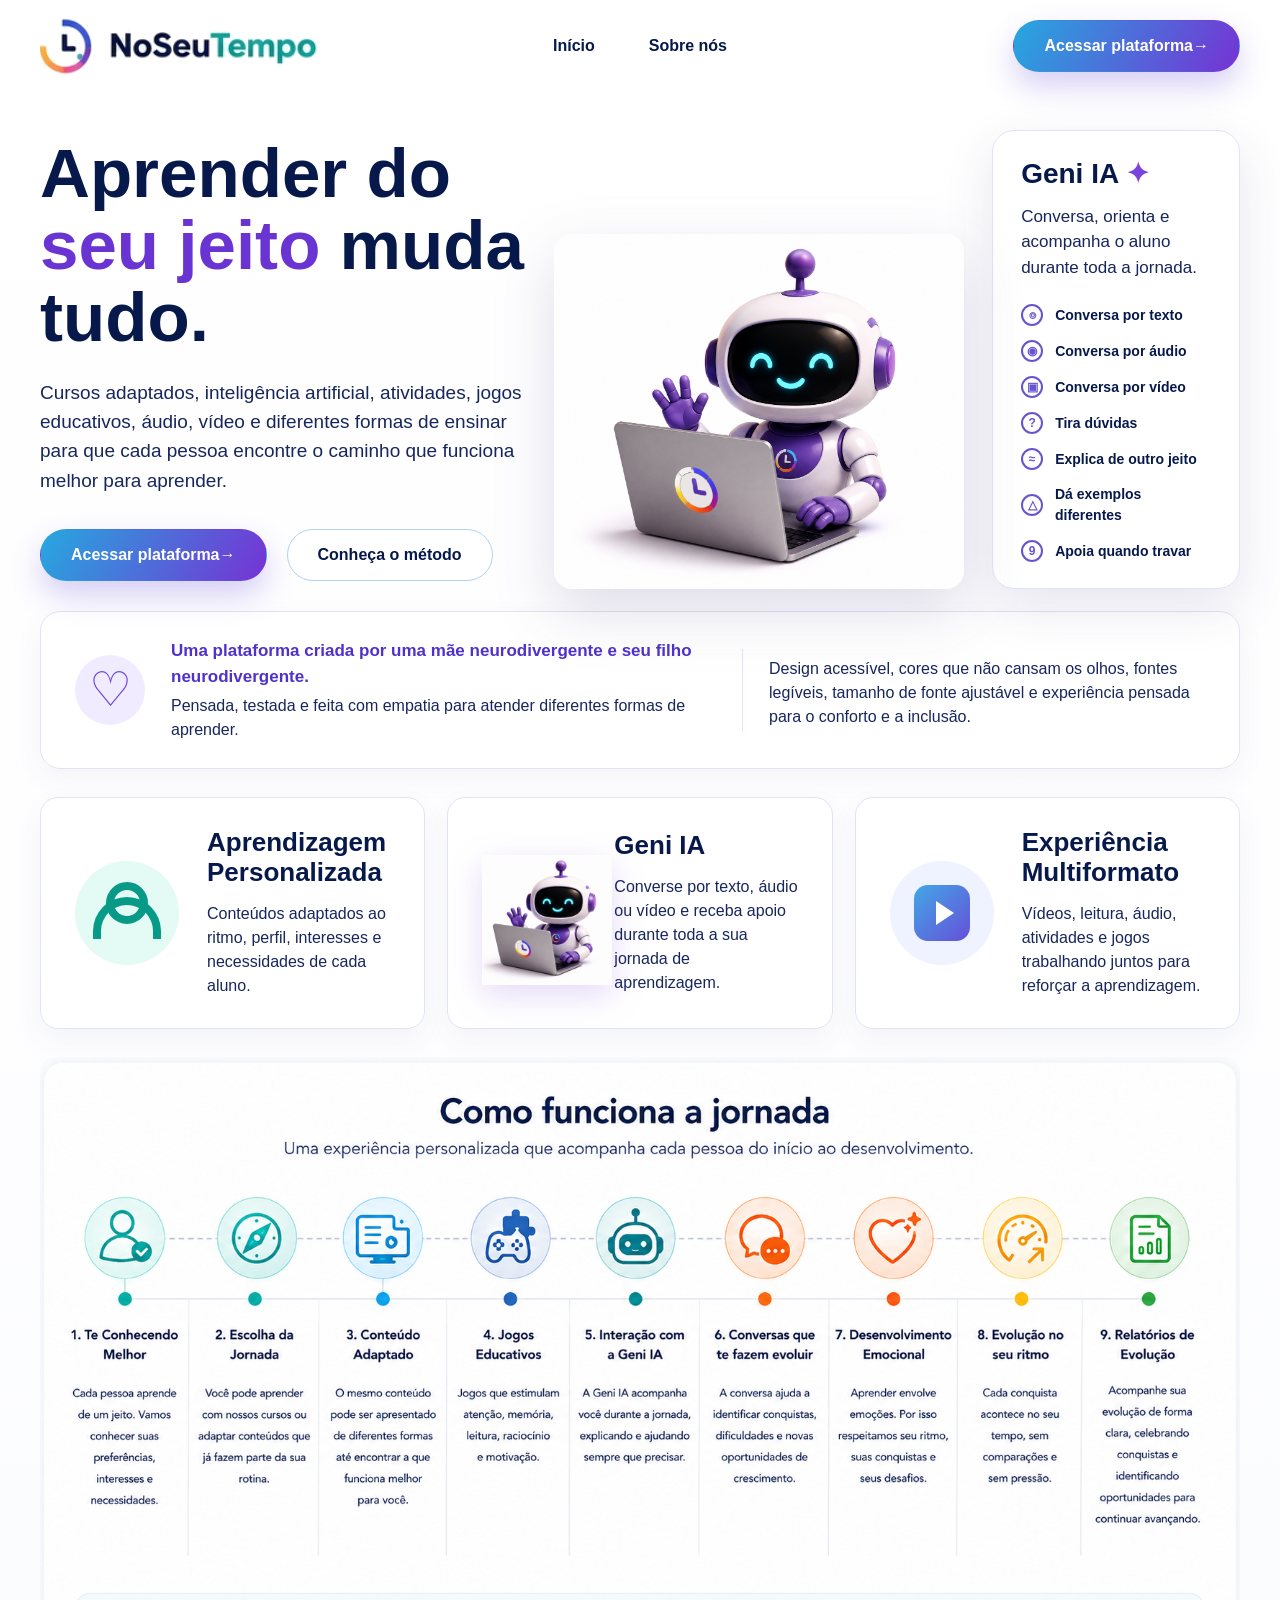
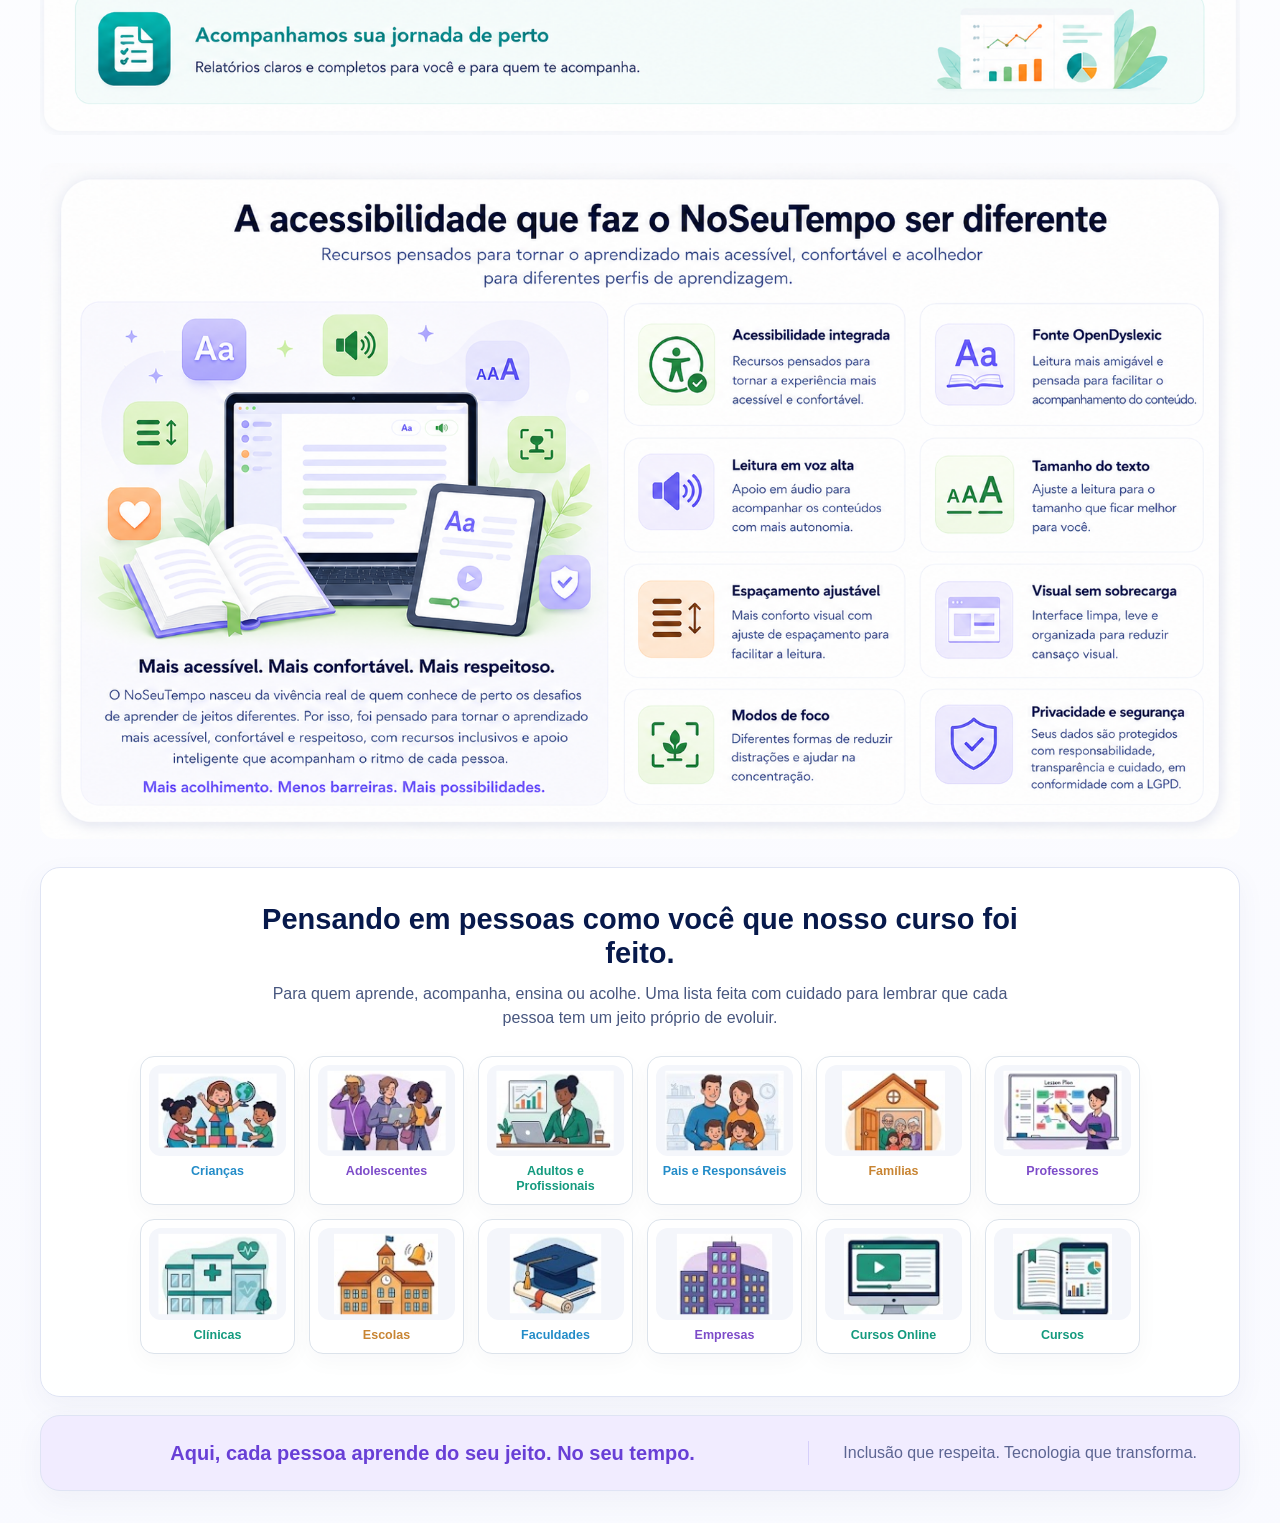
<file: index.html>
<!doctype html>
<html lang="pt-BR">
  <head>
    <meta charset="utf-8" />
    <meta name="viewport" content="width=device-width, initial-scale=1" />
    <title>NoSeuTempo — Aprender do seu jeito muda tudo</title>
    <meta name="description" content="Plataforma de aprendizagem adaptativa e inclusiva. Cursos adaptados, Geni IA, jogos, áudio e vídeo para cada pessoa aprender no seu ritmo." />
    <link rel="stylesheet" href="home-v3.css?v=7" />
  </head>
  <body>
    <header class="site-header">
      <a class="brand" href="index.html" aria-label="NoSeuTempo">
        <img src="assets/home/logo.png?v=2" alt="NoSeuTempo" />
      </a>

      <nav class="main-nav" aria-label="Navegação principal">
        <a href="#inicio">Início</a>
        <a href="sobrenos.html">Sobre nós</a>
      </nav>

      <a class="button button-primary" href="plataforma.html">Acessar plataforma <span aria-hidden="true">→</span></a>
    </header>

    <main id="inicio">
      <section class="hero" aria-labelledby="hero-title">
        <div class="hero-copy">
          <h1 id="hero-title">Aprender do <span>seu jeito</span> muda tudo.</h1>
          <p>
            Cursos adaptados, inteligência artificial, atividades, jogos educativos,
            áudio, vídeo e diferentes formas de ensinar para que cada pessoa encontre
            o caminho que funciona melhor para aprender.
          </p>

          <div class="hero-actions">
            <a class="button button-primary" href="plataforma.html">Acessar plataforma <span aria-hidden="true">→</span></a>
            <a class="button button-secondary" href="#jornada">Conheça o método</a>
          </div>
        </div>

        <div class="hero-visual" aria-label="Geni IA acompanhando a jornada de aprendizagem">
          <img src="assets/home/geni-tela-inicial.png" alt="Geni IA com notebook" />
        </div>

        <aside class="geni-card" aria-labelledby="geni-title">
          <h2 id="geni-title">Geni IA <span aria-hidden="true">✦</span></h2>
          <p>Conversa, orienta e acompanha o aluno durante toda a jornada.</p>
          <ul>
            <li><span>⌾</span> Conversa por texto</li>
            <li><span>◉</span> Conversa por áudio</li>
            <li><span>▣</span> Conversa por vídeo</li>
            <li><span>?</span> Tira dúvidas</li>
            <li><span>≈</span> Explica de outro jeito</li>
            <li><span>△</span> Dá exemplos diferentes</li>
            <li><span>9</span> Apoia quando travar</li>
          </ul>
        </aside>
      </section>

      <section class="belief-strip" aria-label="Princípios do NoSeuTempo">
        <div class="heart-icon" aria-hidden="true">♡</div>
        <div>
          <strong>Uma plataforma criada por uma mãe neurodivergente e seu filho neurodivergente.</strong>
          <p>Pensada, testada e feita com empatia para atender diferentes formas de aprender.</p>
        </div>
        <div class="belief-divider" aria-hidden="true"></div>
        <p>
          Design acessível, cores que não cansam os olhos, fontes legíveis, tamanho de
          fonte ajustável e experiência pensada para o conforto e a inclusão.
        </p>
      </section>

      <section class="feature-grid" aria-label="Destaques da plataforma">
        <article class="feature-card">
          <div class="feature-icon person-icon" aria-hidden="true"></div>
          <div>
            <h2>Aprendizagem Personalizada</h2>
            <p>Conteúdos adaptados ao ritmo, perfil, interesses e necessidades de cada aluno.</p>
          </div>
        </article>

        <article class="feature-card">
          <div class="feature-icon robot-icon" aria-hidden="true">
            <img src="assets/home/geni-hero.png" alt="" />
          </div>
          <div>
            <h2>Geni IA</h2>
            <p>Converse por texto, áudio ou vídeo e receba apoio durante toda a sua jornada de aprendizagem.</p>
          </div>
        </article>

        <article class="feature-card">
          <div class="feature-icon play-icon" aria-hidden="true"></div>
          <div>
            <h2>Experiência Multiformato</h2>
            <p>Vídeos, leitura, áudio, atividades e jogos trabalhando juntos para reforçar a aprendizagem.</p>
          </div>
        </article>
      </section>

      <section class="acc-v2" id="jornada" aria-labelledby="journey-title">
        <h2 id="journey-title" style="position:absolute;width:1px;height:1px;padding:0;margin:-1px;overflow:hidden;clip:rect(0 0 0 0);white-space:nowrap;border:0;">Como funciona a jornada</h2>
        <img class="acc-img" src="assets/home/jornada.png?v=2" alt="Como funciona a jornada — uma experiência personalizada que acompanha cada pessoa do início ao desenvolvimento. Etapas: Te Conhecendo Melhor, Escolha da Jornada, Conteúdo Adaptado, Jogos Educativos, Interação com a Geni IA, Conversas que te fazem evoluir, Desenvolvimento Emocional, Evolução no seu ritmo e Relatórios de Evolução. Acompanhamos sua jornada de perto com relatórios claros e completos." />
      </section>

      <section class="acc-v2" id="acessibilidade" aria-labelledby="a11y-title">
        <h2 id="a11y-title" style="position:absolute;width:1px;height:1px;padding:0;margin:-1px;overflow:hidden;clip:rect(0 0 0 0);white-space:nowrap;border:0;">A acessibilidade que faz o NoSeuTempo ser diferente</h2>
        <img class="acc-img" src="assets/home/acessibilidade-diferente.png?v=1" alt="A acessibilidade que faz o NoSeuTempo ser diferente. Recursos pensados para tornar o aprendizado mais acessível, confortável e acolhedor para diferentes perfis de aprendizagem: Acessibilidade integrada, Fonte OpenDyslexic, Leitura em voz alta, Tamanho do texto, Espaçamento ajustável, Visual sem sobrecarga, Modos de foco, e Privacidade e segurança." />
      </section>

      <section class="empathy-list" aria-labelledby="empathy-title">
        <div class="empathy-heading">
          <h2 id="empathy-title">Pensando em pessoas como você que nosso curso foi feito.</h2>
          <p>
            Para quem aprende, acompanha, ensina ou acolhe. Uma lista feita com cuidado
            para lembrar que cada pessoa tem um jeito próprio de evoluir.
          </p>
        </div>

        <div class="empathy-grid persona-grid">
          <article class="empathy-card blue">
            <img class="persona-img" src="assets/personas/criancas.png" alt="" loading="lazy" />
            <strong>Crianças</strong>
          </article>
          <article class="empathy-card purple">
            <img class="persona-img" src="assets/personas/adolescentes.png" alt="" loading="lazy" />
            <strong>Adolescentes</strong>
          </article>
          <article class="empathy-card teal">
            <img class="persona-img" src="assets/personas/adultos-profissionais.png" alt="" loading="lazy" />
            <strong>Adultos e Profissionais</strong>
          </article>
          <article class="empathy-card blue">
            <img class="persona-img" src="assets/personas/pais-responsaveis.png" alt="" loading="lazy" />
            <strong>Pais e Responsáveis</strong>
          </article>
          <article class="empathy-card orange">
            <img class="persona-img" src="assets/personas/familias.png" alt="" loading="lazy" />
            <strong>Famílias</strong>
          </article>
          <article class="empathy-card purple">
            <img class="persona-img" src="assets/personas/professores.png" alt="" loading="lazy" />
            <strong>Professores</strong>
          </article>
          <article class="empathy-card teal">
            <img class="persona-img" src="assets/personas/clinicas.png" alt="" loading="lazy" />
            <strong>Clínicas</strong>
          </article>
          <article class="empathy-card orange">
            <img class="persona-img" src="assets/personas/escolas.png" alt="" loading="lazy" />
            <strong>Escolas</strong>
          </article>
          <article class="empathy-card blue">
            <img class="persona-img" src="assets/personas/faculdades.png" alt="" loading="lazy" />
            <strong>Faculdades</strong>
          </article>
          <article class="empathy-card purple">
            <img class="persona-img" src="assets/personas/empresas.png" alt="" loading="lazy" />
            <strong>Empresas</strong>
          </article>
          <article class="empathy-card teal">
            <img class="persona-img" src="assets/personas/cursos-online.png" alt="" loading="lazy" />
            <strong>Cursos Online</strong>
          </article>
          <article class="empathy-card teal">
            <img class="persona-img" src="assets/personas/cursos.png" alt="" loading="lazy" />
            <strong>Cursos</strong>
          </article>
        </div>
      </section>

      <footer class="closing-strip">
        <strong>Aqui, cada pessoa aprende do seu jeito. No seu tempo.</strong>
        <span>Inclusão que respeita. Tecnologia que transforma.</span>
      </footer>
    </main>
  </body>
</html>
</file>
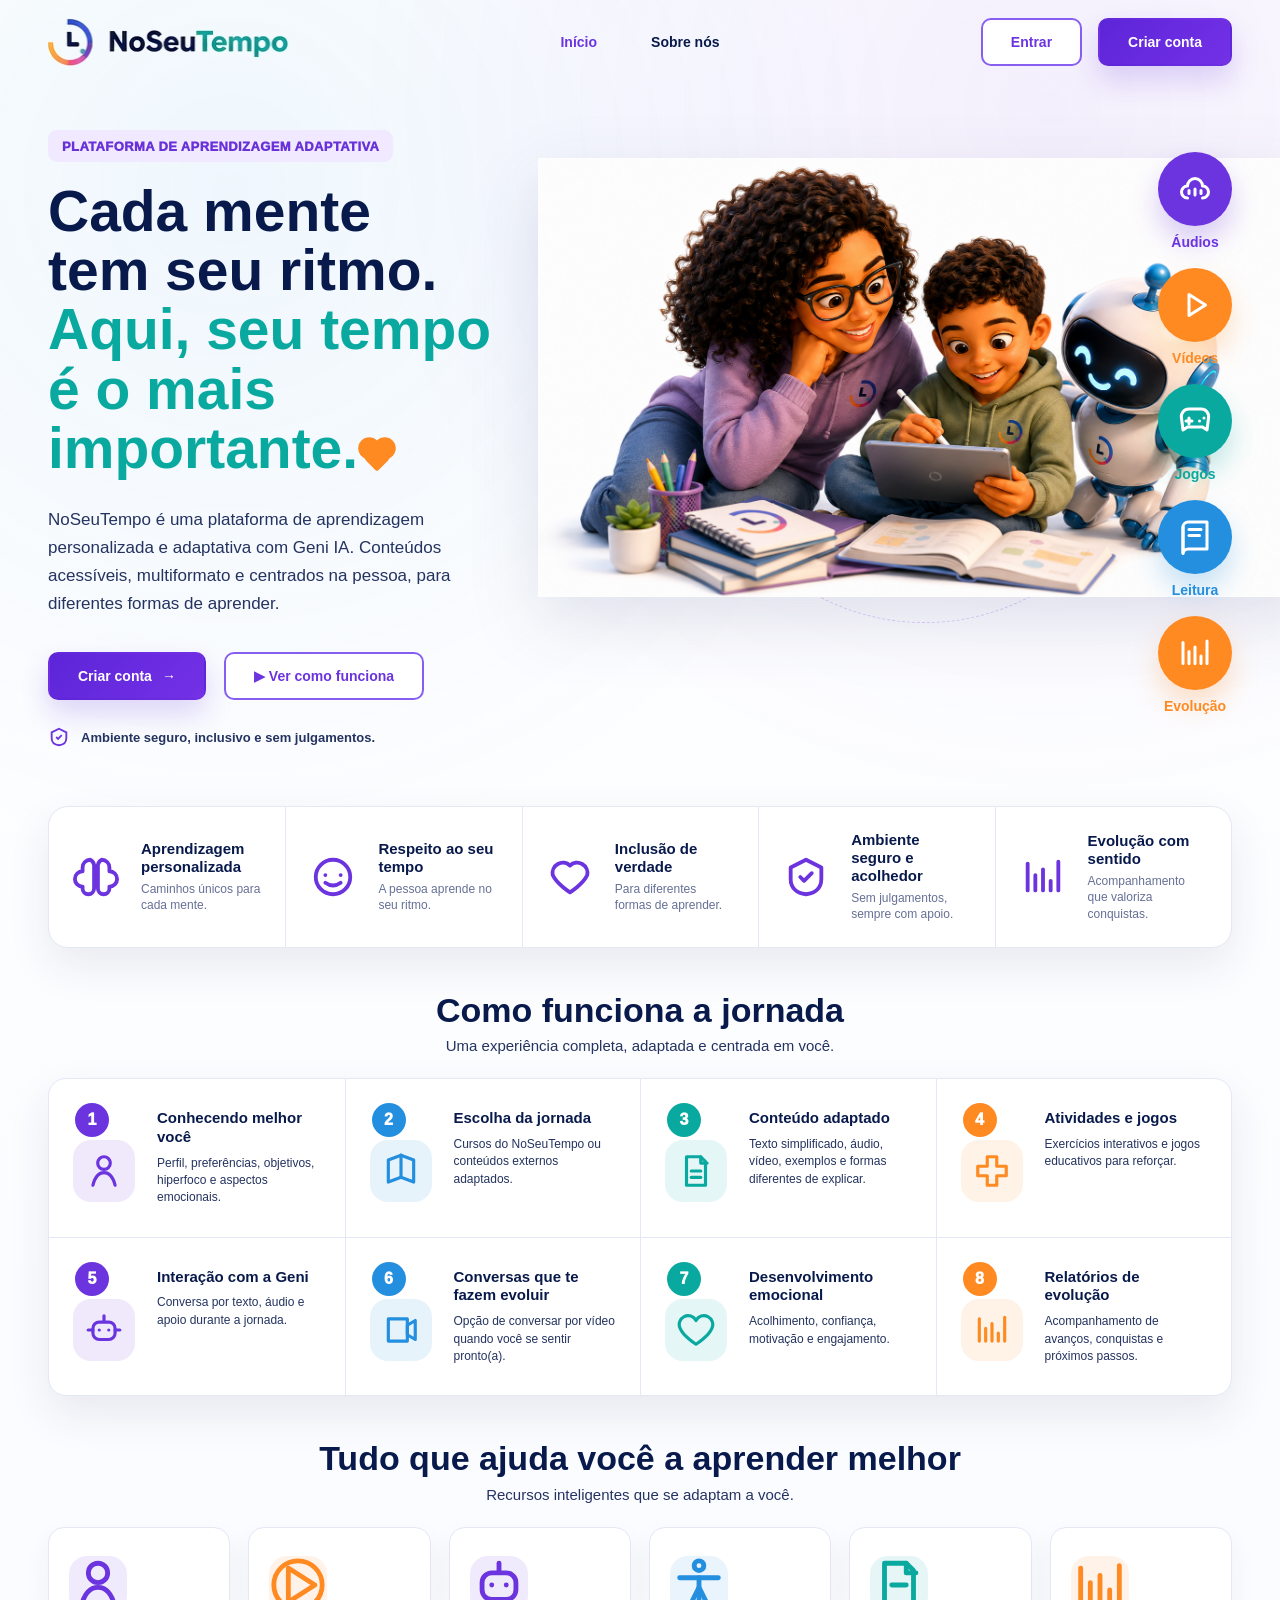
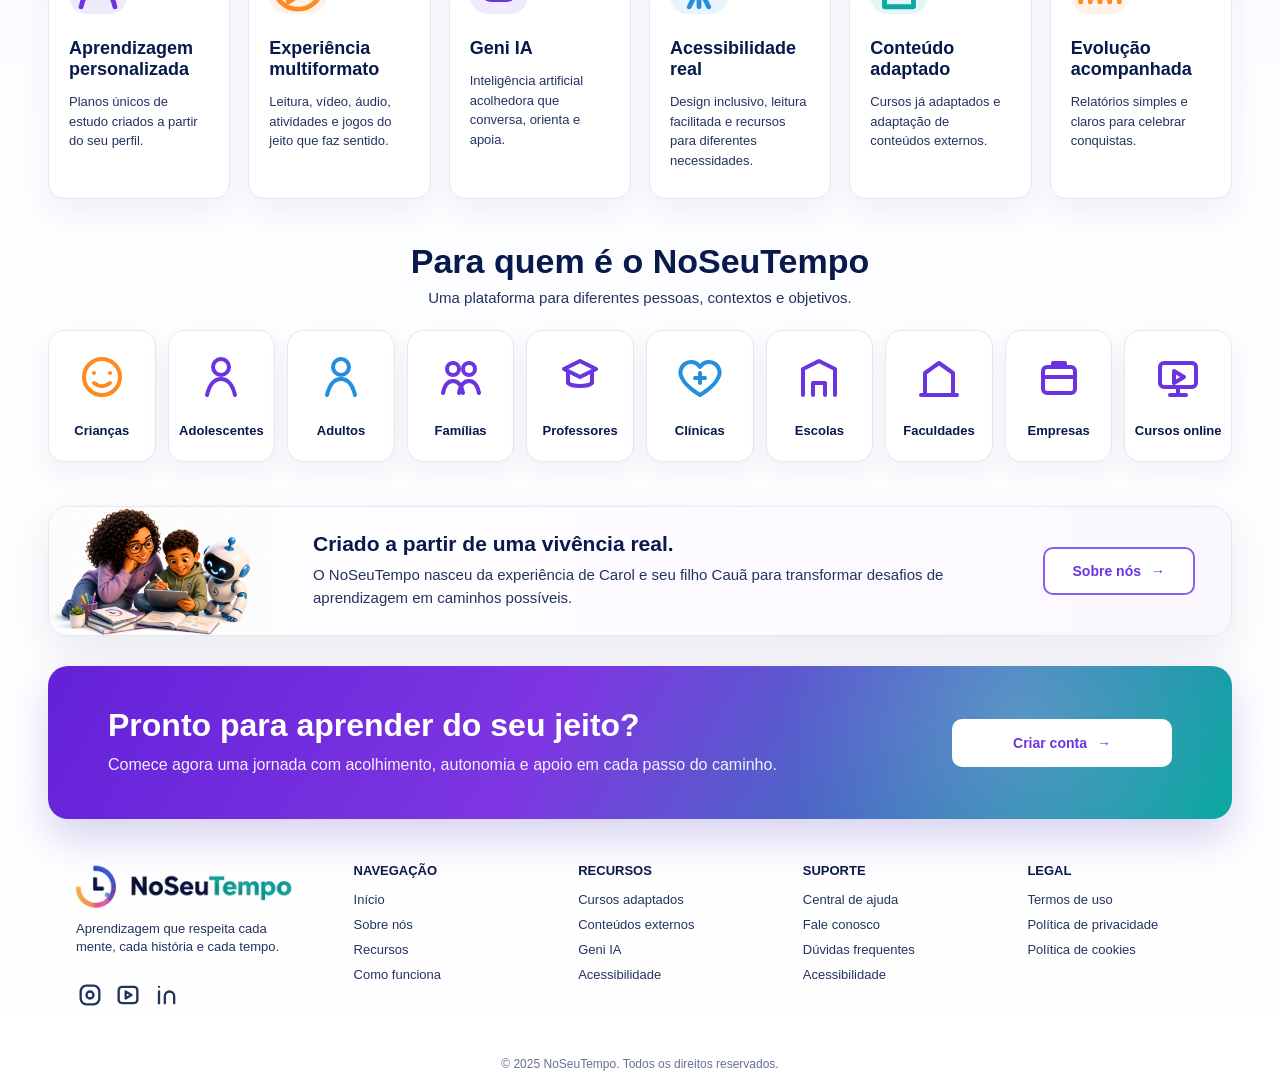
<file: home-experiencia.html>
<!doctype html>
<html lang="pt-BR">
  <head>
    <meta charset="utf-8" />
    <meta name="viewport" content="width=device-width, initial-scale=1" />
    <title>NoSeuTempo | Home pública</title>
    <meta name="description" content="NoSeuTempo é uma plataforma de aprendizagem adaptativa com Geni IA, conteúdos acessíveis e jornadas personalizadas." />
    <style>
      :root {
        --ink: #08194b;
        --text: #243360;
        --muted: #667096;
        --line: #e4e8f5;
        --panel: #ffffff;
        --purple: #6b34df;
        --purple-2: #934bff;
        --blue: #248fdf;
        --teal: #09a9a0;
        --orange: #ff8a22;
        --green: #15a86f;
        --shadow: 0 18px 44px rgba(35, 45, 94, 0.09);
      }

      * { box-sizing: border-box; }
      html { scroll-behavior: smooth; }
      body {
        margin: 0;
        overflow-x: hidden;
        color: var(--text);
        background:
          radial-gradient(circle at 18% 7%, rgba(35, 143, 223, 0.07), transparent 25%),
          radial-gradient(circle at 82% 4%, rgba(107, 52, 223, 0.08), transparent 25%),
          linear-gradient(180deg, #fff 0%, #fbfcff 55%, #fff 100%);
        font-family: Inter, "Segoe UI", Arial, sans-serif;
      }
      a { color: inherit; text-decoration: none; }
      img { display: block; max-width: 100%; }

      .wrap { width: min(1280px, calc(100% - 96px)); margin: 0 auto; }

      .header {
        display: grid;
        grid-template-columns: 1fr auto 1fr;
        align-items: center;
        min-height: 84px;
        gap: 28px;
      }
      .brand img { width: 245px; }
      .nav { display: flex; gap: 54px; justify-content: center; font-size: 14px; font-weight: 850; color: var(--ink); }
      .nav a.active { color: var(--purple); }
      .actions { display: flex; justify-content: flex-end; gap: 16px; }
      .btn {
        display: inline-flex;
        align-items: center;
        justify-content: center;
        gap: 10px;
        min-height: 48px;
        padding: 0 28px;
        border-radius: 10px;
        border: 2px solid transparent;
        font-size: 14px;
        font-weight: 900;
        white-space: nowrap;
      }
      .btn-primary { color: #fff; background: linear-gradient(135deg, #5d25d8, #7431e6); box-shadow: 0 14px 28px rgba(93, 37, 216, .18); }
      .btn-outline { color: var(--purple); background: #fff; border-color: #875ff0; }

      .hero {
        display: grid;
        grid-template-columns: minmax(390px, .82fr) minmax(560px, 1.18fr);
        gap: 28px;
        align-items: start;
        padding: 46px 0 36px;
      }
      .badge {
        display: inline-flex;
        min-height: 32px;
        align-items: center;
        padding: 0 14px;
        border-radius: 9px;
        color: #6931d8;
        background: #f0e9ff;
        font-size: 13px;
        font-weight: 950;
        letter-spacing: .03em;
        text-transform: uppercase;
      }
      .hero h1 {
        margin: 20px 0 0;
        color: var(--ink);
        font-size: clamp(44px, 4.45vw, 64px);
        line-height: 1.04;
        letter-spacing: 0;
      }
      .hero h1 span { color: var(--teal); }
      .heart {
        display: inline-block;
        width: 22px;
        height: 22px;
        margin-left: 8px;
        border-radius: 7px 7px 2px 7px;
        background: var(--orange);
        transform: rotate(45deg);
        vertical-align: 0.02em;
      }
      .heart::before, .heart::after {
        position: absolute;
        content: "";
        width: 22px;
        height: 22px;
        border-radius: 50%;
        background: var(--orange);
      }
      .heart::before { left: -11px; top: 0; }
      .heart::after { left: 0; top: -11px; }
      .hero p {
        max-width: 530px;
        margin: 28px 0 0;
        color: var(--text);
        font-size: 17px;
        line-height: 1.65;
      }
      .hero-actions { display: flex; gap: 18px; margin-top: 34px; }
      .safe-note {
        display: flex;
        align-items: center;
        gap: 11px;
        margin-top: 26px;
        color: var(--text);
        font-size: 13px;
        font-weight: 850;
      }
      .safe-note svg { width: 22px; height: 22px; color: var(--purple); fill: none; stroke: currentColor; stroke-width: 2; }

      .hero-art {
        position: relative;
        min-height: 560px;
      }
      .family-hero {
        position: absolute;
        left: -12px;
        top: 28px;
        z-index: 2;
        width: 780px;
        max-width: none;
        filter: drop-shadow(0 24px 34px rgba(36, 42, 96, .12));
      }
      .hero-ring {
        position: absolute;
        z-index: 1;
        right: 80px;
        top: 38px;
        width: 455px;
        height: 455px;
        border: 1px dashed rgba(107, 52, 223, .22);
        border-radius: 50%;
        background: radial-gradient(circle, rgba(126, 87, 226, .08), transparent 62%);
      }
      .side-icons {
        position: absolute;
        right: 0;
        top: 22px;
        z-index: 4;
        display: grid;
        gap: 18px;
      }
      .side-feature {
        display: grid;
        justify-items: center;
        gap: 8px;
        color: var(--c);
        font-size: 14px;
        font-weight: 900;
      }
      .side-feature .circle {
        display: grid;
        place-items: center;
        width: 74px;
        height: 74px;
        border-radius: 50%;
        color: #fff;
        background: var(--c);
        box-shadow: 0 15px 28px color-mix(in srgb, var(--c) 25%, transparent);
      }
      .side-feature svg { width: 36px; height: 36px; fill: none; stroke: currentColor; stroke-width: 2; stroke-linecap: round; stroke-linejoin: round; }

      .value-strip {
        display: grid;
        grid-template-columns: repeat(5, 1fr);
        align-items: stretch;
        margin-top: 22px;
        border: 1px solid var(--line);
        border-radius: 20px;
        background: #fff;
        box-shadow: var(--shadow);
        overflow: hidden;
      }
      .value-item {
        display: grid;
        grid-template-columns: 54px 1fr;
        gap: 14px;
        align-items: center;
        min-height: 118px;
        padding: 24px 24px;
        border-left: 1px solid var(--line);
      }
      .value-item:first-child { border-left: 0; }
      .line-icon { width: 46px; height: 46px; color: var(--c); }
      .line-icon svg, .feature-icon svg, .audience-icon svg, .journey-icon svg, .footer-social svg {
        width: 100%; height: 100%; fill: none; stroke: currentColor; stroke-width: 2; stroke-linecap: round; stroke-linejoin: round;
      }
      .value-item strong { display: block; color: var(--ink); font-size: 15px; line-height: 1.2; }
      .value-item p { margin: 5px 0 0; color: var(--muted); font-size: 12px; line-height: 1.35; }

      .section-title { margin: 44px 0 24px; text-align: center; }
      .section-title h2 { margin: 0; color: var(--ink); font-size: 34px; line-height: 1.1; }
      .section-title p { margin: 8px 0 0; color: var(--text); font-size: 15px; }

      .journey-panel {
        display: grid;
        grid-template-columns: repeat(4, 1fr);
        border: 1px solid var(--line);
        border-radius: 18px;
        background: #fff;
        box-shadow: var(--shadow);
        overflow: hidden;
      }
      .journey-step {
        position: relative;
        display: grid;
        grid-template-columns: 68px 1fr;
        gap: 16px;
        min-height: 154px;
        padding: 30px 24px;
        border-left: 1px solid var(--line);
        border-top: 1px solid var(--line);
      }
      .journey-step:nth-child(4n+1) { border-left: 0; }
      .journey-step:nth-child(-n+4) { border-top: 0; }
      .num {
        position: absolute;
        top: 24px;
        left: 26px;
        display: grid;
        place-items: center;
        width: 34px;
        height: 34px;
        border-radius: 50%;
        color: #fff;
        background: var(--c);
        font-weight: 950;
      }
      .journey-icon {
        align-self: center;
        width: 62px;
        height: 62px;
        margin-top: 26px;
        padding: 12px;
        border-radius: 18px;
        color: var(--c);
        background: color-mix(in srgb, var(--c) 11%, #fff);
      }
      .journey-step h3 { margin: 0; color: var(--ink); font-size: 15px; line-height: 1.25; }
      .journey-step p { margin: 8px 0 0; color: var(--text); font-size: 12px; line-height: 1.45; }

      .resource-grid {
        display: grid;
        grid-template-columns: repeat(6, 1fr);
        gap: 18px;
      }
      .resource-card, .audience-card {
        border: 1px solid var(--line);
        border-radius: 16px;
        background: #fff;
        box-shadow: 0 12px 28px rgba(35, 45, 94, .06);
      }
      .resource-card {
        min-height: 250px;
        padding: 28px 20px;
      }
      .feature-icon {
        display: grid;
        place-items: center;
        width: 58px;
        height: 58px;
        border-radius: 18px;
        color: var(--c);
        background: color-mix(in srgb, var(--c) 10%, #fff);
      }
      .resource-card h3 { margin: 24px 0 0; color: var(--ink); font-size: 18px; line-height: 1.18; }
      .resource-card p { margin: 12px 0 0; color: var(--text); font-size: 13px; line-height: 1.5; }

      .audience-grid {
        display: grid;
        grid-template-columns: repeat(10, 1fr);
        gap: 12px;
      }
      .audience-card {
        display: grid;
        place-items: center;
        gap: 10px;
        min-height: 132px;
        padding: 16px 8px;
        color: var(--ink);
        text-align: center;
        font-size: 13px;
        font-weight: 900;
      }
      .audience-icon { width: 48px; height: 48px; color: var(--c); }

      .origin {
        display: grid;
        grid-template-columns: 230px 1fr auto;
        gap: 34px;
        align-items: center;
        margin-top: 44px;
        padding: 0 36px 0 0;
        border: 1px solid var(--line);
        border-radius: 20px;
        background: linear-gradient(90deg, #fff, #fbf7ff);
        box-shadow: var(--shadow);
        overflow: hidden;
      }
      .origin img { width: 230px; height: 128px; object-fit: cover; object-position: center; }
      .origin strong { display: block; color: var(--ink); font-size: 21px; }
      .origin p { max-width: 660px; margin: 8px 0 0; color: var(--text); font-size: 15px; line-height: 1.5; }

      .cta {
        display: grid;
        grid-template-columns: 1fr auto;
        align-items: center;
        gap: 26px;
        margin-top: 30px;
        padding: 42px 60px;
        border-radius: 20px;
        color: #fff;
        background:
          radial-gradient(circle at 82% 30%, rgba(255,255,255,.18), transparent 24%),
          linear-gradient(120deg, #6321d8 0%, #7e36e2 42%, #08a9a0 100%);
        box-shadow: 0 20px 42px rgba(81, 54, 188, .22);
      }
      .cta h2 { margin: 0; font-size: 32px; line-height: 1.12; }
      .cta p { margin: 10px 0 0; font-size: 16px; line-height: 1.5; color: rgba(255,255,255,.92); }
      .cta .btn { color: var(--purple); background: #fff; border-color: #fff; min-width: 220px; }

      .footer {
        display: grid;
        grid-template-columns: 1.3fr repeat(4, 1fr);
        gap: 48px;
        padding: 44px 28px 18px;
      }
      .footer img { width: 220px; }
      .footer small { display: block; max-width: 240px; margin-top: 10px; color: var(--text); font-size: 13px; line-height: 1.45; }
      .footer h3 { margin: 0 0 14px; color: var(--ink); font-size: 13px; text-transform: uppercase; }
      .footer a, .footer span { display: block; margin-top: 10px; color: var(--text); font-size: 13px; }
      .socials { display: flex; gap: 10px; margin-top: 14px; }
      .footer-social { display: grid !important; place-items: center; width: 28px; height: 28px; color: #7b859f; }
      .copyright { grid-column: 1 / -1; color: var(--muted); text-align: center; font-size: 12px; }

      @media (max-width: 1120px) {
        .wrap { width: min(920px, calc(100% - 44px)); }
        .hero { grid-template-columns: 1fr; }
        .hero-art { min-height: 560px; }
        .value-strip { grid-template-columns: repeat(2, 1fr); }
        .value-item:nth-child(odd) { border-left: 0; }
        .journey-panel { grid-template-columns: repeat(2, 1fr); }
        .journey-step:nth-child(4n+1) { border-left: 1px solid var(--line); }
        .journey-step:nth-child(2n+1) { border-left: 0; }
        .journey-step:nth-child(-n+4) { border-top: 1px solid var(--line); }
        .journey-step:nth-child(-n+2) { border-top: 0; }
        .resource-grid { grid-template-columns: repeat(3, 1fr); }
        .audience-grid { grid-template-columns: repeat(5, 1fr); }
        .origin { grid-template-columns: 220px 1fr; padding-right: 24px; }
        .origin .btn { grid-column: 2; justify-self: start; margin-bottom: 22px; }
        .footer { grid-template-columns: repeat(2, 1fr); }
      }

      @media (max-width: 680px) {
        .wrap { width: min(350px, calc(100% - 36px)); }
        .header { grid-template-columns: 1fr auto; min-height: 78px; }
        .brand img { width: 205px; }
        .nav { display: none; }
        .actions .btn-outline { display: none; }
        .actions .btn { min-height: 42px; padding: 0 16px; }
        .hero { padding: 28px 0 34px; }
        .hero h1 { font-size: 40px; }
        .hero p { font-size: 16px; line-height: 1.58; }
        .hero-actions { flex-direction: column; }
        .hero-actions .btn { width: 100%; }
        .hero-art { min-height: 600px; }
        .family-hero { left: -20px; right: auto; bottom: 28px; width: 420px; max-width: none; }
        .hero-ring { top: 80px; right: -70px; width: 330px; height: 330px; }
        .side-icons { right: -4px; top: 20px; gap: 10px; }
        .side-feature { font-size: 11px; }
        .side-feature .circle { width: 48px; height: 48px; }
        .side-feature svg { width: 24px; height: 24px; }
        .value-strip, .journey-panel, .resource-grid, .audience-grid, .origin, .cta, .footer { grid-template-columns: 1fr; }
        .value-item, .value-item:first-child { border-left: 0; border-top: 1px solid var(--line); }
        .value-item:first-child { border-top: 0; }
        .journey-step, .journey-step:nth-child(2n+1) { border-left: 0; }
        .journey-step:nth-child(-n+2) { border-top: 1px solid var(--line); }
        .journey-step:first-child { border-top: 0; }
        .origin { padding: 0 0 24px; }
        .origin img { width: 100%; height: 170px; }
        .origin div { padding: 0 22px; }
        .origin .btn { grid-column: auto; margin: 0 22px; }
        .cta { padding: 30px 24px; }
        .cta .btn { width: 100%; min-width: 0; }
        .copyright { text-align: left; }
      }
    </style>
  </head>
  <body>
    <header class="header wrap">
      <a class="brand" href="index.html" aria-label="NoSeuTempo"><img src="assets/home/logo.png?v=2" alt="NoSeuTempo" /></a>
      <nav class="nav" aria-label="Navegação principal"><a class="active" href="#inicio">Início</a><a href="sobrenos.html">Sobre nós</a></nav>
      <div class="actions"><a class="btn btn-outline" href="plataforma.html">Entrar</a><a class="btn btn-primary" href="plataforma.html">Criar conta</a></div>
    </header>

    <main id="inicio" class="wrap">
      <section class="hero">
        <div>
          <span class="badge">Plataforma de aprendizagem adaptativa</span>
          <h1>Cada mente<br />tem seu ritmo.<br /><span>Aqui, seu tempo<br />é o mais importante.<i class="heart" aria-hidden="true"></i></span></h1>
          <p>NoSeuTempo é uma plataforma de aprendizagem personalizada e adaptativa com Geni IA. Conteúdos acessíveis, multiformato e centrados na pessoa, para diferentes formas de aprender.</p>
          <div class="hero-actions"><a class="btn btn-primary" href="plataforma.html">Criar conta <span aria-hidden="true">→</span></a><a class="btn btn-outline" href="#jornada">▶ Ver como funciona</a></div>
          <div class="safe-note"><svg viewBox="0 0 24 24"><path d="M12 3l8 4v6c0 4.8-3.2 7.4-8 8-4.8-.6-8-3.2-8-8V7l8-4z"/><path d="M9 12l2 2 4-4"/></svg>Ambiente seguro, inclusivo e sem julgamentos.</div>
        </div>

        <div class="hero-art" aria-label="Família aprendendo com a Geni">
          <div class="hero-ring"></div>
          <img class="family-hero" src="assets/home/tela-home.png" alt="Carol, Cauã e Geni estudando juntos" />
          <div class="side-icons">
            <div class="side-feature" style="--c:var(--purple)"><span class="circle"><svg viewBox="0 0 24 24"><path d="M7 18a4 4 0 0 1 0-8 5 5 0 0 1 10 0 4 4 0 0 1 0 8"/><path d="M8 15v-2"/><path d="M12 16v-4"/><path d="M16 15v-2"/></svg></span>Áudios</div>
            <div class="side-feature" style="--c:var(--orange)"><span class="circle"><svg viewBox="0 0 24 24"><path d="M8 5v14l11-7z"/></svg></span>Vídeos</div>
            <div class="side-feature" style="--c:var(--teal)"><span class="circle"><svg viewBox="0 0 24 24"><path d="M6 12h4"/><path d="M8 10v4"/><path d="M15 12h.01"/><path d="M18 10h.01"/><path d="M17 16l3 2 1-8a5 5 0 0 0-5-6H8a5 5 0 0 0-5 6l1 8 3-2z"/></svg></span>Jogos</div>
            <div class="side-feature" style="--c:var(--blue)"><span class="circle"><svg viewBox="0 0 24 24"><path d="M4 5.5A3.5 3.5 0 0 1 7.5 2H20v18H7.5A3.5 3.5 0 0 0 4 23z"/><path d="M4 5.5v17"/><path d="M8 7h8"/><path d="M8 11h7"/></svg></span>Leitura</div>
            <div class="side-feature" style="--c:var(--orange)"><span class="circle"><svg viewBox="0 0 24 24"><path d="M4 19V5"/><path d="M8 19v-8"/><path d="M12 19V8"/><path d="M16 19v-5"/><path d="M20 19V4"/></svg></span>Evolução</div>
          </div>
        </div>
      </section>

      <section class="value-strip" aria-label="Diferenciais">
        <article class="value-item" style="--c:var(--purple)"><span class="line-icon"><svg viewBox="0 0 24 24"><path d="M9 3a4 4 0 0 0-4 4v2a4 4 0 0 0 0 8v1a3 3 0 0 0 6 0V7a4 4 0 0 0-2-4z"/><path d="M15 3a4 4 0 0 1 4 4v2a4 4 0 0 1 0 8v1a3 3 0 0 1-6 0V7a4 4 0 0 1 2-4z"/></svg></span><div><strong>Aprendizagem personalizada</strong><p>Caminhos únicos para cada mente.</p></div></article>
        <article class="value-item" style="--c:var(--purple)"><span class="line-icon"><svg viewBox="0 0 24 24"><circle cx="12" cy="12" r="9"/><path d="M8 11h.01"/><path d="M16 11h.01"/><path d="M8 15c2.5 1.8 5.5 1.8 8 0"/></svg></span><div><strong>Respeito ao seu tempo</strong><p>A pessoa aprende no seu ritmo.</p></div></article>
        <article class="value-item" style="--c:var(--purple)"><span class="line-icon"><svg viewBox="0 0 24 24"><path d="M12 20s-7-4.4-9-9a5.4 5.4 0 0 1 9-5 5.4 5.4 0 0 1 9 5c-2 4.6-9 9-9 9z"/></svg></span><div><strong>Inclusão de verdade</strong><p>Para diferentes formas de aprender.</p></div></article>
        <article class="value-item" style="--c:var(--purple)"><span class="line-icon"><svg viewBox="0 0 24 24"><path d="M12 3l8 4v6c0 4.8-3.2 7.4-8 8-4.8-.6-8-3.2-8-8V7l8-4z"/><path d="M9 12l2 2 4-4"/></svg></span><div><strong>Ambiente seguro e acolhedor</strong><p>Sem julgamentos, sempre com apoio.</p></div></article>
        <article class="value-item" style="--c:var(--purple)"><span class="line-icon"><svg viewBox="0 0 24 24"><path d="M4 19V5"/><path d="M8 19v-8"/><path d="M12 19V8"/><path d="M16 19v-5"/><path d="M20 19V4"/></svg></span><div><strong>Evolução com sentido</strong><p>Acompanhamento que valoriza conquistas.</p></div></article>
      </section>

      <section id="jornada">
        <div class="section-title"><h2>Como funciona a jornada</h2><p>Uma experiência completa, adaptada e centrada em você.</p></div>
        <div class="journey-panel">
          <article class="journey-step" style="--c:var(--purple)"><span class="num">1</span><span class="journey-icon"><svg viewBox="0 0 24 24"><circle cx="12" cy="7" r="4"/><path d="M5 21c1.2-5 3.7-8 7-8s5.8 3 7 8"/></svg></span><div><h3>Conhecendo melhor você</h3><p>Perfil, preferências, objetivos, hiperfoco e aspectos emocionais.</p></div></article>
          <article class="journey-step" style="--c:var(--blue)"><span class="num">2</span><span class="journey-icon"><svg viewBox="0 0 24 24"><path d="M4 19V5l8-3 8 3v14l-8-3z"/><path d="M12 2v14"/></svg></span><div><h3>Escolha da jornada</h3><p>Cursos do NoSeuTempo ou conteúdos externos adaptados.</p></div></article>
          <article class="journey-step" style="--c:var(--teal)"><span class="num">3</span><span class="journey-icon"><svg viewBox="0 0 24 24"><path d="M6 3h9l3 3v15H6z"/><path d="M15 3v4h4"/><path d="M9 12h6"/><path d="M9 16h6"/></svg></span><div><h3>Conteúdo adaptado</h3><p>Texto simplificado, áudio, vídeo, exemplos e formas diferentes de explicar.</p></div></article>
          <article class="journey-step" style="--c:var(--orange)"><span class="num">4</span><span class="journey-icon"><svg viewBox="0 0 24 24"><path d="M9 3h6v6h6v6h-6v6H9v-6H3V9h6z"/></svg></span><div><h3>Atividades e jogos</h3><p>Exercícios interativos e jogos educativos para reforçar.</p></div></article>
          <article class="journey-step" style="--c:var(--purple)"><span class="num">5</span><span class="journey-icon"><svg viewBox="0 0 24 24"><path d="M12 3v3"/><rect x="5" y="7" width="14" height="11" rx="4"/><path d="M2 12h3"/><path d="M19 12h3"/><path d="M9 12h.01"/><path d="M15 12h.01"/></svg></span><div><h3>Interação com a Geni</h3><p>Conversa por texto, áudio e apoio durante a jornada.</p></div></article>
          <article class="journey-step" style="--c:var(--blue)"><span class="num">6</span><span class="journey-icon"><svg viewBox="0 0 24 24"><path d="M4 5h12v14H4z"/><path d="M16 9l5-3v12l-5-3z"/></svg></span><div><h3>Conversas que te fazem evoluir</h3><p>Opção de conversar por vídeo quando você se sentir pronto(a).</p></div></article>
          <article class="journey-step" style="--c:var(--teal)"><span class="num">7</span><span class="journey-icon"><svg viewBox="0 0 24 24"><path d="M12 21s-8-5-10-10a5.5 5.5 0 0 1 10-5 5.5 5.5 0 0 1 10 5c-2 5-10 10-10 10z"/></svg></span><div><h3>Desenvolvimento emocional</h3><p>Acolhimento, confiança, motivação e engajamento.</p></div></article>
          <article class="journey-step" style="--c:var(--orange)"><span class="num">8</span><span class="journey-icon"><svg viewBox="0 0 24 24"><path d="M4 19V5"/><path d="M8 19v-8"/><path d="M12 19V8"/><path d="M16 19v-5"/><path d="M20 19V4"/></svg></span><div><h3>Relatórios de evolução</h3><p>Acompanhamento de avanços, conquistas e próximos passos.</p></div></article>
        </div>
      </section>

      <section>
        <div class="section-title"><h2>Tudo que ajuda você a aprender melhor</h2><p>Recursos inteligentes que se adaptam a você.</p></div>
        <div class="resource-grid">
          <article class="resource-card" style="--c:var(--purple)"><span class="feature-icon"><svg viewBox="0 0 24 24"><circle cx="12" cy="7" r="4"/><path d="M5 21c1.2-5 3.7-8 7-8s5.8 3 7 8"/></svg></span><h3>Aprendizagem personalizada</h3><p>Planos únicos de estudo criados a partir do seu perfil.</p></article>
          <article class="resource-card" style="--c:var(--orange)"><span class="feature-icon"><svg viewBox="0 0 24 24"><path d="M8 5v14l11-7z"/><circle cx="12" cy="12" r="10"/></svg></span><h3>Experiência multiformato</h3><p>Leitura, vídeo, áudio, atividades e jogos do jeito que faz sentido.</p></article>
          <article class="resource-card" style="--c:var(--purple)"><span class="feature-icon"><svg viewBox="0 0 24 24"><path d="M12 3v3"/><rect x="5" y="7" width="14" height="11" rx="4"/><path d="M9 12h.01"/><path d="M15 12h.01"/></svg></span><h3>Geni IA</h3><p>Inteligência artificial acolhedora que conversa, orienta e apoia.</p></article>
          <article class="resource-card" style="--c:var(--blue)"><span class="feature-icon"><svg viewBox="0 0 24 24"><circle cx="12" cy="4" r="2"/><path d="M4 9h16"/><path d="M12 9v12"/><path d="M8 21l4-8 4 8"/></svg></span><h3>Acessibilidade real</h3><p>Design inclusivo, leitura facilitada e recursos para diferentes necessidades.</p></article>
          <article class="resource-card" style="--c:var(--teal)"><span class="feature-icon"><svg viewBox="0 0 24 24"><path d="M6 3h9l3 3v15H6z"/><path d="M15 3v4h4"/><path d="M9 12h6"/></svg></span><h3>Conteúdo adaptado</h3><p>Cursos já adaptados e adaptação de conteúdos externos.</p></article>
          <article class="resource-card" style="--c:var(--orange)"><span class="feature-icon"><svg viewBox="0 0 24 24"><path d="M4 19V5"/><path d="M8 19v-8"/><path d="M12 19V8"/><path d="M16 19v-5"/><path d="M20 19V4"/></svg></span><h3>Evolução acompanhada</h3><p>Relatórios simples e claros para celebrar conquistas.</p></article>
        </div>
      </section>

      <section>
        <div class="section-title"><h2>Para quem é o NoSeuTempo</h2><p>Uma plataforma para diferentes pessoas, contextos e objetivos.</p></div>
        <div class="audience-grid">
          <div class="audience-card" style="--c:var(--orange)"><span class="audience-icon"><svg viewBox="0 0 24 24"><circle cx="12" cy="12" r="9"/><path d="M8 10h.01"/><path d="M16 10h.01"/><path d="M8 15c2.5 2 5.5 2 8 0"/></svg></span>Crianças</div>
          <div class="audience-card" style="--c:var(--purple)"><span class="audience-icon"><svg viewBox="0 0 24 24"><circle cx="12" cy="7" r="4"/><path d="M5 21c1.2-5 3.7-8 7-8s5.8 3 7 8"/></svg></span>Adolescentes</div>
          <div class="audience-card" style="--c:var(--blue)"><span class="audience-icon"><svg viewBox="0 0 24 24"><circle cx="12" cy="7" r="4"/><path d="M5 21c1.2-5 3.7-8 7-8s5.8 3 7 8"/></svg></span>Adultos</div>
          <div class="audience-card" style="--c:var(--purple)"><span class="audience-icon"><svg viewBox="0 0 24 24"><circle cx="8" cy="8" r="3"/><circle cx="16" cy="8" r="3"/><path d="M3 20c.8-4 2.8-6 5-6s4.2 2 5 6"/><path d="M11 20c.8-4 2.8-6 5-6s4.2 2 5 6"/></svg></span>Famílias</div>
          <div class="audience-card" style="--c:var(--purple)"><span class="audience-icon"><svg viewBox="0 0 24 24"><path d="M4 8l8-4 8 4-8 4z"/><path d="M6 10v5c2 2 10 2 12 0v-5"/></svg></span>Professores</div>
          <div class="audience-card" style="--c:var(--blue)"><span class="audience-icon"><svg viewBox="0 0 24 24"><path d="M12 21s-7-4-9-8.5A5 5 0 0 1 12 7a5 5 0 0 1 9 5.5C19 17 12 21 12 21z"/><path d="M12 10v5"/><path d="M9.5 12.5h5"/></svg></span>Clínicas</div>
          <div class="audience-card" style="--c:var(--purple)"><span class="audience-icon"><svg viewBox="0 0 24 24"><path d="M4 21V8l8-4 8 4v13"/><path d="M9 21v-6h6v6"/></svg></span>Escolas</div>
          <div class="audience-card" style="--c:var(--purple)"><span class="audience-icon"><svg viewBox="0 0 24 24"><path d="M3 21h18"/><path d="M5 21V10l7-5 7 5v11"/></svg></span>Faculdades</div>
          <div class="audience-card" style="--c:var(--purple)"><span class="audience-icon"><svg viewBox="0 0 24 24"><rect x="4" y="7" width="16" height="13" rx="2"/><path d="M9 7V5h6v2"/><path d="M4 12h16"/></svg></span>Empresas</div>
          <div class="audience-card" style="--c:var(--purple)"><span class="audience-icon"><svg viewBox="0 0 24 24"><rect x="3" y="5" width="18" height="12" rx="2"/><path d="M8 21h8"/><path d="M12 17v4"/><path d="M10 9l5 3-5 3z"/></svg></span>Cursos online</div>
        </div>
      </section>

      <section class="origin">
        <img src="assets/home/tela-home.png" alt="Carol, Cauã e Geni" />
        <div><strong>Criado a partir de uma vivência real.</strong><p>O NoSeuTempo nasceu da experiência de Carol e seu filho Cauã para transformar desafios de aprendizagem em caminhos possíveis.</p></div>
        <a class="btn btn-outline" href="sobrenos.html">Sobre nós <span aria-hidden="true">→</span></a>
      </section>

      <section class="cta">
        <div><h2>Pronto para aprender do seu jeito?</h2><p>Comece agora uma jornada com acolhimento, autonomia e apoio em cada passo do caminho.</p></div>
        <a class="btn" href="plataforma.html">Criar conta <span aria-hidden="true">→</span></a>
      </section>
    </main>

    <footer class="footer wrap">
      <div><img src="assets/home/logo.png?v=2" alt="NoSeuTempo" /><small>Aprendizagem que respeita cada mente, cada história e cada tempo.</small><div class="socials"><a class="footer-social" href="#"><svg viewBox="0 0 24 24"><rect x="4" y="4" width="16" height="16" rx="5"/><circle cx="12" cy="12" r="3"/></svg></a><a class="footer-social" href="#"><svg viewBox="0 0 24 24"><path d="M4 8s0-3 3-3h10c3 0 3 3 3 3v8s0 3-3 3H7c-3 0-3-3-3-3z"/><path d="M10 9l5 3-5 3z"/></svg></a><a class="footer-social" href="#"><svg viewBox="0 0 24 24"><path d="M6 9v10"/><path d="M6 5v.01"/><path d="M11 19v-6a4 4 0 0 1 8 0v6"/></svg></a></div></div>
      <div><h3>Navegação</h3><a>Início</a><a>Sobre nós</a><a>Recursos</a><a>Como funciona</a></div>
      <div><h3>Recursos</h3><a>Cursos adaptados</a><a>Conteúdos externos</a><a>Geni IA</a><a>Acessibilidade</a></div>
      <div><h3>Suporte</h3><a>Central de ajuda</a><a>Fale conosco</a><a>Dúvidas frequentes</a><a>Acessibilidade</a></div>
      <div><h3>Legal</h3><a>Termos de uso</a><a>Política de privacidade</a><a>Política de cookies</a></div>
      <div class="copyright">© 2025 NoSeuTempo. Todos os direitos reservados.</div>
    </footer>
  </body>
</html>
</file>
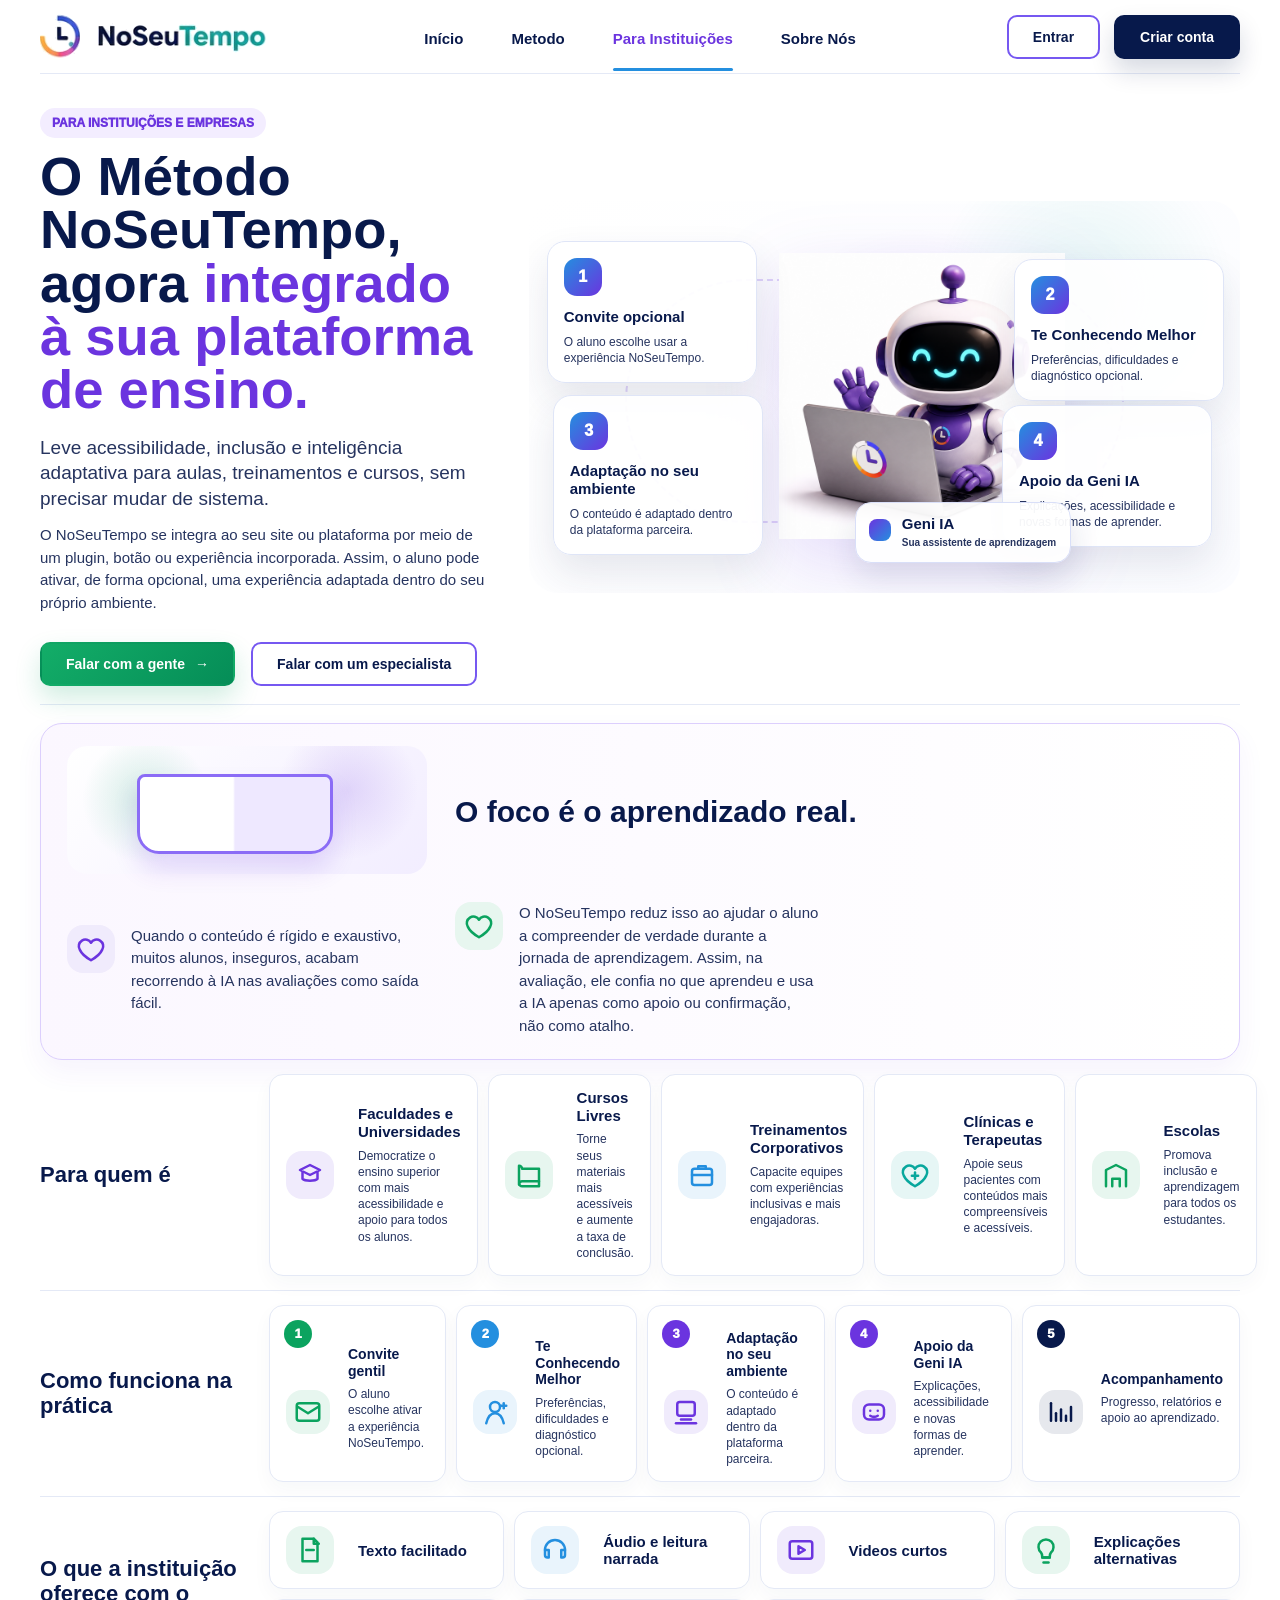
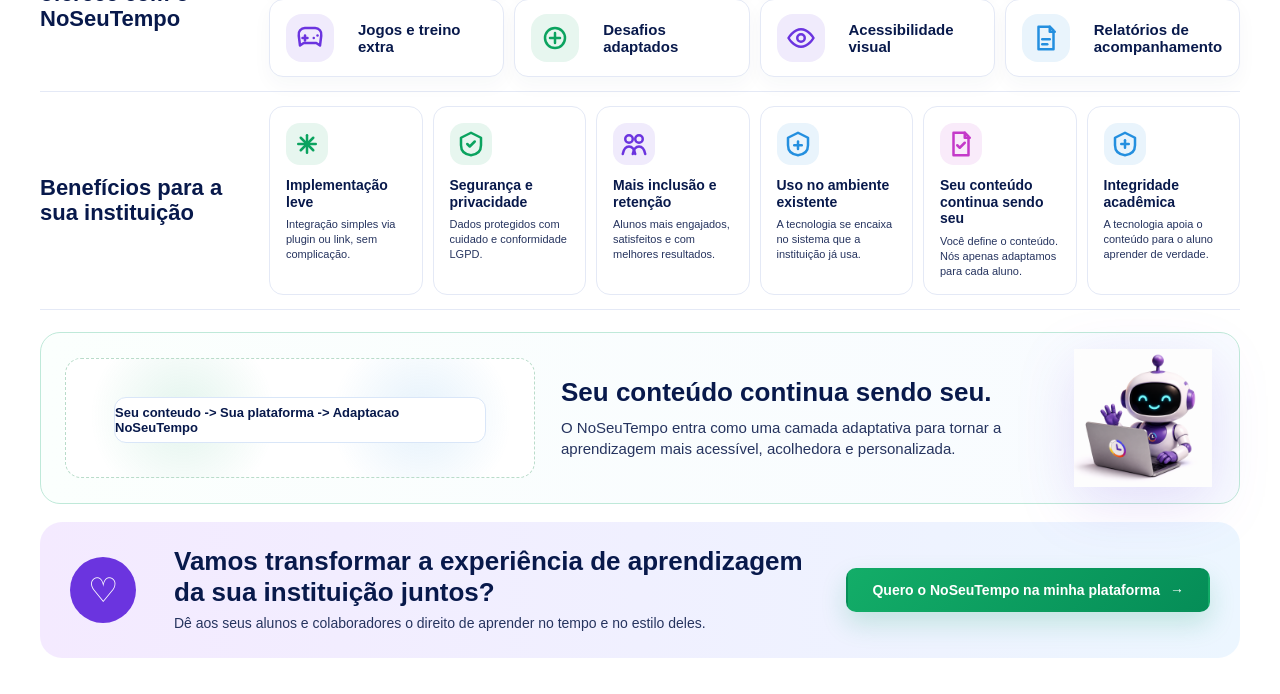
<file: parceiros.html>
<!doctype html>
<html lang="pt-BR">
  <head>
    <meta charset="utf-8" />
    <meta name="viewport" content="width=device-width, initial-scale=1" />
    <title>NoSeuTempo | Para instituições</title>
    <meta name="description" content="NoSeuTempo para instituições e empresas que querem adaptar conteúdos dentro da própria plataforma." />
    <style>
      :root {
        --ink: #08194b;
        --text: #26345f;
        --muted: #697399;
        --line: #e4e9f6;
        --purple: #6b34df;
        --blue: #248fdf;
        --teal: #08a79d;
        --green: #0ba35f;
        --orange: #ff8a22;
        --soft: #fbfcff;
        --shadow: 0 18px 44px rgba(35, 45, 94, .09);
      }

      * { box-sizing: border-box; }
      html { scroll-behavior: smooth; }
      body {
        margin: 0;
        color: var(--text);
        background: #fff;
        font-family: Inter, "Segoe UI", Arial, sans-serif;
      }
      a { color: inherit; text-decoration: none; }
      img { display: block; max-width: 100%; }
      .wrap { width: min(1360px, calc(100% - 80px)); margin: 0 auto; }

      .header {
        display: grid;
        grid-template-columns: 1fr auto 1fr;
        align-items: center;
        min-height: 74px;
        border-bottom: 1px solid var(--line);
      }
      .brand { display: inline-flex; align-items: center; gap: 10px; }
      .logo-mark { position: relative; width: 48px; height: 46px; flex: 0 0 auto; }
      .logo-clock, .logo-ring { width: 48px; height: 46px; }
      .logo-ring { position: absolute; inset: 0; transform-origin: 50% 50%; animation: logoRingSpin 8s linear infinite; }
      .logo-wordmark { width: 172px; height: auto; }
      @keyframes logoRingSpin { to { transform: rotate(360deg); } }

      .nav { display: flex; justify-content: center; gap: 48px; color: var(--ink); font-size: 15px; font-weight: 850; }
      .nav a { position: relative; padding: 28px 0 24px; }
      .nav a.active { color: var(--purple); }
      .nav a.active::after {
        position: absolute;
        right: 0;
        bottom: 0;
        left: 0;
        height: 3px;
        content: "";
        border-radius: 999px;
        background: var(--blue);
      }
      .actions { display: flex; justify-content: flex-end; gap: 14px; }
      .btn {
        display: inline-flex;
        align-items: center;
        justify-content: center;
        gap: 10px;
        min-height: 44px;
        padding: 0 24px;
        border: 2px solid transparent;
        border-radius: 10px;
        font-size: 14px;
        font-weight: 900;
        white-space: nowrap;
      }
      .btn-primary { color: #fff; background: #07194b; box-shadow: 0 12px 24px rgba(7,25,75,.16); }
      .btn-green { color: #fff; background: linear-gradient(135deg, #13ad68, #058d57); box-shadow: 0 12px 26px rgba(18,166,107,.2); }
      .btn-outline { color: var(--ink); background: #fff; border-color: #7658f1; }

      .hero {
        display: grid;
        grid-template-columns: minmax(440px, .78fr) minmax(620px, 1.22fr);
        gap: 34px;
        align-items: center;
        padding: 34px 0 18px;
        border-bottom: 1px solid var(--line);
      }
      .eyebrow {
        display: inline-flex;
        margin-bottom: 12px;
        padding: 8px 12px;
        border-radius: 999px;
        color: var(--purple);
        background: #f3edff;
        font-size: 12px;
        font-weight: 950;
        text-transform: uppercase;
      }
      h1 {
        margin: 0;
        color: var(--ink);
        font-size: clamp(44px, 4.25vw, 62px);
        line-height: .98;
        letter-spacing: 0;
      }
      h1 span { color: var(--purple); }
      .hero p {
        max-width: 650px;
        margin: 18px 0 0;
        color: var(--text);
        font-size: 19px;
        line-height: 1.36;
      }
      .hero .support { margin-top: 12px; font-size: 15px; line-height: 1.5; }
      .hero-actions { display: flex; gap: 16px; margin-top: 28px; flex-wrap: wrap; }

      .hero-visual {
        position: relative;
        min-height: 392px;
        overflow: hidden;
        border-radius: 30px;
        background:
          radial-gradient(circle at 54% 45%, rgba(107,52,223,.12), transparent 34%),
          radial-gradient(circle at 78% 24%, rgba(8,167,157,.10), transparent 24%),
          linear-gradient(135deg, #fff, #fbfcff);
      }
      .geni-hero {
        position: absolute;
        left: 250px;
        top: 52px;
        z-index: 3;
        width: 286px;
        filter: drop-shadow(0 24px 36px rgba(107,52,223,.16));
      }
      .geni-badge {
        position: absolute;
        left: 326px;
        bottom: 30px;
        z-index: 6;
        min-width: 142px;
        padding: 12px 14px 12px 46px;
        border: 1px solid #d9dff8;
        border-radius: 16px;
        background: rgba(255,255,255,.95);
        box-shadow: 0 14px 30px rgba(35,45,94,.12);
      }
      .geni-badge::before {
        position: absolute;
        left: 13px;
        top: 16px;
        width: 22px;
        height: 22px;
        content: "";
        border-radius: 8px;
        background: linear-gradient(135deg, var(--purple), var(--blue));
      }
      .geni-badge strong { display: block; color: var(--ink); font-size: 15px; }
      .geni-badge span { color: var(--text); font-size: 10px; font-weight: 800; line-height: 1.1; }
      .integration-card {
        position: absolute;
        z-index: 4;
        width: 210px;
        padding: 16px;
        border: 1px solid #dfe5f7;
        border-radius: 18px;
        background: rgba(255,255,255,.94);
        box-shadow: 0 18px 38px rgba(35,45,94,.11);
      }
      .integration-card strong {
        display: block;
        color: var(--ink);
        font-size: 15px;
        line-height: 1.18;
      }
      .integration-card span {
        display: block;
        margin-top: 8px;
        color: var(--text);
        font-size: 12px;
        line-height: 1.35;
      }
      .integration-card::before {
        display: grid;
        place-items: center;
        width: 38px;
        height: 38px;
        margin-bottom: 12px;
        border-radius: 13px;
        color: #fff;
        content: attr(data-icon);
        background: linear-gradient(135deg, var(--blue), var(--purple));
        font-weight: 950;
      }
      .integration-card.plugin { left: 18px; top: 40px; }
      .integration-card.adapt { right: 16px; top: 58px; }
      .integration-card.content { left: 24px; bottom: 38px; }
      .integration-card.safe { right: 28px; bottom: 46px; }
      .integration-line {
        position: absolute;
        inset: 78px 116px 70px 96px;
        border: 2px dashed rgba(107,52,223,.2);
        border-radius: 999px;
      }
      .screen {
        position: absolute;
        right: 0;
        top: 28px;
        width: 620px;
        min-height: 268px;
        padding: 22px 22px 70px;
        border: 1px solid #d8def4;
        border-radius: 22px;
        background:
          linear-gradient(#fff, #fff) padding-box,
          linear-gradient(135deg, rgba(36,143,223,.2), rgba(107,52,223,.22)) border-box;
        box-shadow: 0 24px 54px rgba(35,45,94,.16);
      }
      .screen::before {
        position: absolute;
        right: 28px;
        bottom: 16px;
        left: 28px;
        height: 14px;
        content: "";
        border-radius: 0 0 28px 28px;
        background: linear-gradient(90deg, #d5dbea, #f8f9ff, #d5dbea);
      }
      .screen-top { display: flex; justify-content: space-between; color: var(--ink); font-size: 12px; font-weight: 900; }
      .screen-nav { display: flex; gap: 18px; margin-top: 17px; color: var(--ink); font-size: 11px; font-weight: 800; }
      .screen-nav span:first-child {
        padding: 6px 12px;
        margin-top: -6px;
        color: #fff;
        border-radius: 8px;
        background: linear-gradient(135deg, var(--blue), var(--purple));
      }
      .screen-grid { display: grid; grid-template-columns: 1.28fr .82fr; gap: 14px; margin-top: 16px; }
      .lesson, .side-card, .material { border: 1px solid var(--line); border-radius: 12px; background: #fff; }
      .lesson { padding: 18px; }
      .lesson strong { color: var(--ink); font-size: 16px; }
      .line { height: 8px; margin-top: 14px; border-radius: 99px; background: #dfe4f5; }
      .line.short { width: 58%; }
      .adapt-btn {
        display: inline-flex;
        margin-top: 20px;
        padding: 10px 20px;
        border-radius: 9px;
        color: #fff;
        background: linear-gradient(135deg, var(--blue), var(--purple));
        font-size: 13px;
        font-weight: 900;
      }
      .side-card { padding: 16px; }
      .dotline { display: block; height: 8px; margin: 11px 0; border-radius: 99px; background: #cbd3e9; }
      .dotline:nth-child(2) { width: 80%; }
      .dotline:nth-child(3) { width: 52%; }
      .materials { display: grid; grid-template-columns: repeat(3, 1fr); gap: 10px; margin-top: 14px; }
      .material { min-height: 40px; }
      .consent {
        position: absolute;
        right: 28px;
        bottom: 20px;
        z-index: 5;
        width: 310px;
        padding: 16px;
        border: 1px solid #cfd8f6;
        border-radius: 16px;
        background: #fff;
        box-shadow: 0 18px 38px rgba(35,45,94,.15);
      }
      .consent b { display: block; color: var(--ink); font-size: 14px; line-height: 1.25; text-align: center; }
      .consent p { margin: 12px 0; color: var(--text); font-size: 12px; text-align: center; }
      .consent .yes, .consent .no {
        display: flex;
        justify-content: center;
        align-items: center;
        min-height: 34px;
        border-radius: 8px;
        font-size: 12px;
        font-weight: 900;
      }
      .consent .yes { color: #fff; background: var(--green); }
      .consent .no { margin-top: 8px; color: var(--ink); border: 1px solid #cbd5f4; background: #fff; }

      .integrity {
        display: grid;
        grid-template-columns: 360px 1fr 1fr;
        gap: 28px;
        align-items: center;
        margin: 18px 0 0;
        padding: 22px 26px;
        border: 1px solid #dccffd;
        border-radius: 22px;
        background: linear-gradient(90deg, #fbf7ff, #fff);
        box-shadow: 0 12px 28px rgba(107,52,223,.06);
      }
      .book-art {
        min-height: 128px;
        border-radius: 20px;
        background:
          radial-gradient(circle at 22% 42%, rgba(18,166,107,.18), transparent 22%),
          radial-gradient(circle at 78% 34%, rgba(107,52,223,.16), transparent 24%),
          linear-gradient(135deg, #fff, #f2edff);
        position: relative;
      }
      .book-art::before {
        position: absolute;
        left: 70px;
        top: 28px;
        width: 190px;
        height: 74px;
        content: "";
        border: 3px solid #8b6cf6;
        border-radius: 8px 8px 22px 22px;
        background: linear-gradient(90deg, #fff 49%, #eee8ff 50%);
        box-shadow: 0 16px 24px rgba(107,52,223,.16);
      }
      .integrity h2 { grid-column: 2 / -1; margin: 0 0 -4px; color: var(--ink); font-size: 30px; }
      .integrity-copy { display: grid; grid-template-columns: 48px 1fr; gap: 16px; align-items: start; font-size: 15px; line-height: 1.5; }
      .integrity-copy p { margin: 0; }

      .row-section {
        display: grid;
        grid-template-columns: 205px 1fr;
        gap: 24px;
        align-items: center;
        padding: 14px 0;
        border-bottom: 1px solid var(--line);
      }
      .row-title h2 { margin: 0; color: var(--ink); font-size: 22px; line-height: 1.12; }
      .compact-grid { display: grid; gap: 10px; }
      .who-grid { grid-template-columns: repeat(5, 1fr); }
      .steps-grid { grid-template-columns: repeat(5, 1fr); }
      .features-grid { grid-template-columns: repeat(4, 1fr); }
      .benefits-grid { grid-template-columns: repeat(6, 1fr); }
      .mini-card {
        display: grid;
        grid-template-columns: 58px 1fr;
        gap: 14px;
        align-items: center;
        min-height: 76px;
        padding: 14px 16px;
        border: 1px solid var(--line);
        border-radius: 14px;
        background: #fff;
        box-shadow: 0 8px 20px rgba(35,45,94,.035);
      }
      .mini-card.vertical { display: block; min-height: 116px; }
      .step-card {
        position: relative;
        grid-template-columns: 48px 1fr;
        min-height: 116px;
        padding-top: 18px;
      }
      .icon {
        display: grid;
        place-items: center;
        width: 48px;
        height: 48px;
        border-radius: 16px;
        color: var(--c);
        background: color-mix(in srgb, var(--c) 10%, #fff);
      }
      .icon svg { width: 30px; height: 30px; fill: none; stroke: currentColor; stroke-width: 2; stroke-linecap: round; stroke-linejoin: round; }
      .mini-card h3, .benefit-card h3 { margin: 0; color: var(--ink); line-height: 1.18; }
      .mini-card h3 { font-size: 15px; }
      .mini-card p { margin: 7px 0 0; font-size: 12px; line-height: 1.35; }
      .num {
        display: grid;
        place-items: center;
        width: 28px;
        height: 28px;
        margin-bottom: 12px;
        border-radius: 50%;
        color: #fff;
        background: var(--c);
        font-size: 13px;
        font-weight: 950;
      }
      .step-card .num {
        position: absolute;
        left: 14px;
        top: 14px;
        margin: 0;
      }
      .step-card .icon {
        margin-top: 32px;
        width: 44px;
        height: 44px;
      }
      .step-card h3 { margin-top: 6px; font-size: 14px; }
      .benefit-card {
        min-height: 140px;
        padding: 16px;
        border: 1px solid var(--line);
        border-radius: 14px;
        background: #fff;
      }
      .benefit-card .icon { width: 42px; height: 42px; margin-bottom: 12px; border-radius: 14px; }
      .benefit-card h3 { font-size: 14px; }
      .benefit-card p { margin: 7px 0 0; font-size: 11px; line-height: 1.35; }

      .ownership {
        display: grid;
        grid-template-columns: 470px 1fr 145px;
        gap: 26px;
        align-items: center;
        margin: 22px 0 0;
        padding: 16px 24px;
        border: 1px solid #bfe9d9;
        border-radius: 20px;
        background: linear-gradient(90deg, #fbfffd, #f8fbff);
      }
      .ownership-art {
        min-height: 120px;
        border: 1px dashed #b9dcca;
        border-radius: 16px;
        background:
          radial-gradient(circle at 25% 48%, rgba(18,166,107,.12), transparent 26%),
          radial-gradient(circle at 76% 50%, rgba(36,143,223,.12), transparent 25%),
          linear-gradient(#fff, #fff);
        position: relative;
      }
      .ownership-art::before {
        position: absolute;
        inset: 38px 48px auto;
        height: 44px;
        content: "Seu conteudo  ->  Sua plataforma  ->  Adaptacao NoSeuTempo";
        display: grid;
        place-items: center;
        color: var(--ink);
        border: 1px solid #d9e6f8;
        border-radius: 12px;
        background: #fff;
        font-size: 13px;
        font-weight: 900;
      }
      .ownership h2 { margin: 0; color: var(--ink); font-size: 26px; }
      .ownership p { margin: 9px 0 0; font-size: 15px; line-height: 1.45; }
      .small-geni { justify-self: center; width: 138px; filter: drop-shadow(0 16px 28px rgba(107,52,223,.14)); }

      .cta {
        display: grid;
        grid-template-columns: 80px 1fr auto;
        gap: 24px;
        align-items: center;
        margin: 18px 0 36px;
        padding: 24px 30px;
        border-radius: 22px;
        background: linear-gradient(90deg, #f4eaff, #ecf6ff);
      }
      .cta-heart {
        display: grid;
        place-items: center;
        width: 66px;
        height: 66px;
        border-radius: 50%;
        color: #fff;
        background: var(--purple);
        font-size: 34px;
      }
      .cta h2 { margin: 0; color: var(--ink); font-size: 26px; }
      .cta p { margin: 6px 0 0; font-size: 14px; line-height: 1.4; }

      @media (max-width: 1100px) {
        .wrap { width: min(900px, calc(100% - 44px)); }
        .header { grid-template-columns: 1fr auto; }
        .nav { order: 3; grid-column: 1 / -1; padding-bottom: 12px; }
        .hero, .integrity, .row-section, .ownership { grid-template-columns: 1fr; }
        .integrity h2 { grid-column: auto; }
        .screen { right: 0; width: 82%; }
        .geni-hero { left: 50%; transform: translateX(-50%); }
        .geni-badge { left: 50%; transform: translateX(-12%); }
        .who-grid, .steps-grid, .features-grid, .benefits-grid { grid-template-columns: repeat(2, 1fr); }
        .cta { grid-template-columns: 1fr; }
      }
      @media (max-width: 680px) {
        .wrap { width: min(100% - 34px, 390px); }
        .actions .btn-outline, .nav { display: none; }
        h1 { font-size: 42px; }
        .hero p { font-size: 18px; }
        .hero-visual { min-height: 600px; }
        .geni-hero { left: 50%; top: 134px; width: 190px; transform: translateX(-50%); }
        .geni-badge { left: 50%; bottom: 18px; transform: translateX(-50%); }
        .integration-card { width: calc(50% - 24px); padding: 12px; }
        .integration-card.plugin { left: 12px; top: 14px; }
        .integration-card.adapt { right: 12px; top: 14px; }
        .integration-card.content { left: 12px; bottom: 116px; }
        .integration-card.safe { right: 12px; bottom: 116px; }
        .integration-line { inset: 128px 40px 168px; }
        .screen { top: 176px; width: 100%; }
        .consent { right: 12px; bottom: 18px; width: calc(100% - 24px); }
        .who-grid, .steps-grid, .features-grid, .benefits-grid { grid-template-columns: 1fr; }
        .ownership-art::before { inset: 34px 18px auto; font-size: 11px; }
      }
      @media (prefers-reduced-motion: reduce) {
        .logo-ring { animation: none; }
      }
    </style>
  </head>
  <body>
    <header class="header wrap">
      <a class="brand" href="/index.html" aria-label="NoSeuTempo">
        <span class="logo-mark" aria-hidden="true">
          <img class="logo-clock" src="assets/home/logo-clock.png" alt="" />
          <img class="logo-ring" src="assets/home/logo-ring.png" alt="" />
        </span>
        <img class="logo-wordmark" src="assets/home/logo-wordmark.png" alt="NoSeuTempo" />
      </a>
      <nav class="nav" aria-label="Navegacao principal">
        <a href="/index.html">Início</a>
        <a href="/index.html#jornada">Metodo</a>
        <a class="active" href="/parceiros.html">Para Instituições</a>
        <a href="/sobrenos.html">Sobre Nós</a>
      </nav>
      <div class="actions">
        <a class="btn btn-outline" href="/plataforma.html">Entrar</a>
        <a class="btn btn-primary" href="/plataforma.html">Criar conta</a>
      </div>
    </header>

    <main class="wrap">
      <section class="hero">
        <div>
          <span class="eyebrow">Para instituições e empresas</span>
          <h1>O Método NoSeuTempo, agora <span>integrado à sua plataforma de ensino.</span></h1>
          <p>Leve acessibilidade, inclusão e inteligência adaptativa para aulas, treinamentos e cursos, sem precisar mudar de sistema.</p>
          <p class="support">O NoSeuTempo se integra ao seu site ou plataforma por meio de um plugin, botão ou experiência incorporada. Assim, o aluno pode ativar, de forma opcional, uma experiência adaptada dentro do seu próprio ambiente.</p>
          <div class="hero-actions">
            <a class="btn btn-green" href="mailto:contato@noseutempo.app">Falar com a gente <span aria-hidden="true">&rarr;</span></a>
            <a class="btn btn-outline" href="mailto:contato@noseutempo.app">Falar com um especialista</a>
          </div>
        </div>
        <div class="hero-visual" aria-label="NoSeuTempo integrado a plataforma parceira">
          <div class="integration-line" aria-hidden="true"></div>
          <div class="integration-card plugin" data-icon="1"><strong>Convite opcional</strong><span>O aluno escolhe usar a experiência NoSeuTempo.</span></div>
          <div class="integration-card adapt" data-icon="2"><strong>Te Conhecendo Melhor</strong><span>Preferências, dificuldades e diagnóstico opcional.</span></div>
          <div class="integration-card content" data-icon="3"><strong>Adaptação no seu ambiente</strong><span>O conteúdo é adaptado dentro da plataforma parceira.</span></div>
          <div class="integration-card safe" data-icon="4"><strong>Apoio da Geni IA</strong><span>Explicações, acessibilidade e novas formas de aprender.</span></div>
          <img class="geni-hero" src="assets/home/geni-hero.png" alt="Geni IA, assistente de aprendizagem do NoSeuTempo" />
          <div class="geni-badge"><strong>Geni IA</strong><span>Sua assistente de aprendizagem</span></div>
        </div>
      </section>

      <section class="integrity">
        <div class="book-art" aria-hidden="true"></div>
        <h2>O foco é o aprendizado real.</h2>
        <div class="integrity-copy">
          <span class="icon" style="--c:var(--purple)"><svg viewBox="0 0 24 24"><path d="M12 21s-7-4-9-8.5A5 5 0 0 1 12 7a5 5 0 0 1 9 5.5C19 17 12 21 12 21z"/></svg></span>
          <p>Quando o conteúdo é rígido e exaustivo, muitos alunos, inseguros, acabam recorrendo à IA nas avaliações como saída fácil.</p>
        </div>
        <div class="integrity-copy">
          <span class="icon" style="--c:var(--green)"><svg viewBox="0 0 24 24"><path d="M12 21s-7-4-9-8.5A5 5 0 0 1 12 7a5 5 0 0 1 9 5.5C19 17 12 21 12 21z"/></svg></span>
          <p>O NoSeuTempo reduz isso ao ajudar o aluno a compreender de verdade durante a jornada de aprendizagem. Assim, na avaliação, ele confia no que aprendeu e usa a IA apenas como apoio ou confirmação, não como atalho.</p>
        </div>
      </section>

      <section class="row-section">
        <div class="row-title"><h2>Para quem é</h2></div>
        <div class="compact-grid who-grid">
          <article class="mini-card"><span class="icon" style="--c:var(--purple)"><svg viewBox="0 0 24 24"><path d="M4 8l8-4 8 4-8 4z"/><path d="M6 10v5c2 2 10 2 12 0v-5"/></svg></span><div><h3>Faculdades e Universidades</h3><p>Democratize o ensino superior com mais acessibilidade e apoio para todos os alunos.</p></div></article>
          <article class="mini-card"><span class="icon" style="--c:var(--green)"><svg viewBox="0 0 24 24"><path d="M4 19.5A2.5 2.5 0 0 1 6.5 17H20"/><path d="M4 4.5A2.5 2.5 0 0 1 6.5 7H20v14H6.5A2.5 2.5 0 0 1 4 18.5z"/></svg></span><div><h3>Cursos Livres</h3><p>Torne seus materiais mais acessíveis e aumente a taxa de conclusão.</p></div></article>
          <article class="mini-card"><span class="icon" style="--c:var(--blue)"><svg viewBox="0 0 24 24"><rect x="4" y="7" width="16" height="13" rx="2"/><path d="M9 7V5h6v2"/><path d="M4 12h16"/></svg></span><div><h3>Treinamentos Corporativos</h3><p>Capacite equipes com experiências inclusivas e mais engajadoras.</p></div></article>
          <article class="mini-card"><span class="icon" style="--c:var(--teal)"><svg viewBox="0 0 24 24"><path d="M12 21s-7-4-9-8.5A5 5 0 0 1 12 7a5 5 0 0 1 9 5.5C19 17 12 21 12 21z"/><path d="M12 10v5"/><path d="M9.5 12.5h5"/></svg></span><div><h3>Clínicas e Terapeutas</h3><p>Apoie seus pacientes com conteúdos mais compreensíveis e acessíveis.</p></div></article>
          <article class="mini-card"><span class="icon" style="--c:var(--green)"><svg viewBox="0 0 24 24"><path d="M4 21V8l8-4 8 4v13"/><path d="M9 21v-6h6v6"/></svg></span><div><h3>Escolas</h3><p>Promova inclusão e aprendizagem para todos os estudantes.</p></div></article>
        </div>
      </section>

      <section class="row-section" id="como-funciona">
        <div class="row-title"><h2>Como funciona na prática</h2></div>
        <div class="compact-grid steps-grid">
          <article class="mini-card step-card" style="--c:var(--green)"><b class="num">1</b><span class="icon"><svg viewBox="0 0 24 24"><path d="M4 8l8 5 8-5"/><rect x="3" y="5" width="18" height="14" rx="2"/></svg></span><div><h3>Convite gentil</h3><p>O aluno escolhe ativar a experiência NoSeuTempo.</p></div></article>
          <article class="mini-card step-card" style="--c:var(--blue)"><b class="num">2</b><span class="icon"><svg viewBox="0 0 24 24"><circle cx="12" cy="8" r="4"/><path d="M5 21c1.2-5 3.7-8 7-8s5.8 3 7 8"/><path d="M19 5v4"/><path d="M17 7h4"/></svg></span><div><h3>Te Conhecendo Melhor</h3><p>Preferências, dificuldades e diagnóstico opcional.</p></div></article>
          <article class="mini-card step-card" style="--c:var(--purple)"><b class="num">3</b><span class="icon"><svg viewBox="0 0 24 24"><path d="M4 21h16"/><rect x="5" y="4" width="14" height="11" rx="2"/><path d="M8 18h8"/></svg></span><div><h3>Adaptação no seu ambiente</h3><p>O conteúdo é adaptado dentro da plataforma parceira.</p></div></article>
          <article class="mini-card step-card" style="--c:var(--purple)"><b class="num">4</b><span class="icon"><svg viewBox="0 0 24 24"><rect x="4" y="6" width="16" height="12" rx="4"/><path d="M9 11h.01"/><path d="M15 11h.01"/><path d="M9 15c2 1.2 4 1.2 6 0"/></svg></span><div><h3>Apoio da Geni IA</h3><p>Explicações, acessibilidade e novas formas de aprender.</p></div></article>
          <article class="mini-card step-card" style="--c:var(--ink)"><b class="num">5</b><span class="icon"><svg viewBox="0 0 24 24"><path d="M4 19V5"/><path d="M8 19v-6"/><path d="M12 19v-9"/><path d="M16 19v-4"/><path d="M20 19V8"/></svg></span><div><h3>Acompanhamento</h3><p>Progresso, relatórios e apoio ao aprendizado.</p></div></article>
        </div>
      </section>

      <section class="row-section">
        <div class="row-title"><h2>O que a instituição oferece com o NoSeuTempo</h2></div>
        <div class="compact-grid features-grid">
          <article class="mini-card"><span class="icon" style="--c:var(--green)"><svg viewBox="0 0 24 24"><path d="M6 3h9l3 3v15H6z"/><path d="M15 3v4h4"/><path d="M9 12h6"/></svg></span><div><h3>Texto facilitado</h3></div></article>
          <article class="mini-card"><span class="icon" style="--c:var(--blue)"><svg viewBox="0 0 24 24"><path d="M4 12a8 8 0 0 1 16 0"/><path d="M4 12v4a2 2 0 0 0 2 2h1v-6H4z"/><path d="M20 12v4a2 2 0 0 1-2 2h-1v-6h3z"/></svg></span><div><h3>Áudio e leitura narrada</h3></div></article>
          <article class="mini-card"><span class="icon" style="--c:var(--purple)"><svg viewBox="0 0 24 24"><rect x="3" y="5" width="18" height="14" rx="2"/><path d="M10 9l5 3-5 3z"/></svg></span><div><h3>Videos curtos</h3></div></article>
          <article class="mini-card"><span class="icon" style="--c:var(--green)"><svg viewBox="0 0 24 24"><path d="M9 18h6"/><path d="M10 22h4"/><path d="M8 14a6 6 0 1 1 8 0c-1 1-1 2-1 4H9c0-2 0-3-1-4z"/></svg></span><div><h3>Explicações alternativas</h3></div></article>
          <article class="mini-card"><span class="icon" style="--c:var(--purple)"><svg viewBox="0 0 24 24"><path d="M6 12h4"/><path d="M8 10v4"/><path d="M15 12h.01"/><path d="M18 10h.01"/><path d="M17 16l3 2 1-8a5 5 0 0 0-5-6H8a5 5 0 0 0-5 6l1 8 3-2z"/></svg></span><div><h3>Jogos e treino extra</h3></div></article>
          <article class="mini-card"><span class="icon" style="--c:var(--green)"><svg viewBox="0 0 24 24"><circle cx="12" cy="12" r="8"/><path d="M12 8v8"/><path d="M8 12h8"/></svg></span><div><h3>Desafios adaptados</h3></div></article>
          <article class="mini-card"><span class="icon" style="--c:var(--purple)"><svg viewBox="0 0 24 24"><path d="M2 12s4-7 10-7 10 7 10 7-4 7-10 7S2 12 2 12z"/><circle cx="12" cy="12" r="3"/></svg></span><div><h3>Acessibilidade visual</h3></div></article>
          <article class="mini-card"><span class="icon" style="--c:var(--blue)"><svg viewBox="0 0 24 24"><path d="M6 3h9l3 3v15H6z"/><path d="M15 3v4h4"/><path d="M9 13h6"/><path d="M9 17h4"/></svg></span><div><h3>Relatórios de acompanhamento</h3></div></article>
        </div>
      </section>

      <section class="row-section">
        <div class="row-title"><h2>Benefícios para a sua instituição</h2></div>
        <div class="compact-grid benefits-grid">
          <article class="benefit-card"><span class="icon" style="--c:var(--green)"><svg viewBox="0 0 24 24"><path d="M5 12h14"/><path d="M12 5v14"/><path d="M7 7l10 10"/><path d="M17 7L7 17"/></svg></span><h3>Implementação leve</h3><p>Integração simples via plugin ou link, sem complicação.</p></article>
          <article class="benefit-card"><span class="icon" style="--c:var(--green)"><svg viewBox="0 0 24 24"><path d="M12 3l8 4v6c0 4.8-3.2 7.4-8 8-4.8-.6-8-3.2-8-8V7l8-4z"/><path d="M9 12l2 2 4-4"/></svg></span><h3>Segurança e privacidade</h3><p>Dados protegidos com cuidado e conformidade LGPD.</p></article>
          <article class="benefit-card"><span class="icon" style="--c:var(--purple)"><svg viewBox="0 0 24 24"><circle cx="8" cy="8" r="3"/><circle cx="16" cy="8" r="3"/><path d="M3 20c.8-4 2.8-6 5-6s4.2 2 5 6"/><path d="M11 20c.8-4 2.8-6 5-6s4.2 2 5 6"/></svg></span><h3>Mais inclusão e retenção</h3><p>Alunos mais engajados, satisfeitos e com melhores resultados.</p></article>
          <article class="benefit-card"><span class="icon" style="--c:var(--blue)"><svg viewBox="0 0 24 24"><path d="M12 3l8 4v6c0 4.8-3.2 7.4-8 8-4.8-.6-8-3.2-8-8V7l8-4z"/><path d="M9 13h6"/><path d="M12 10v6"/></svg></span><h3>Uso no ambiente existente</h3><p>A tecnologia se encaixa no sistema que a instituição já usa.</p></article>
          <article class="benefit-card"><span class="icon" style="--c:#c43ac9"><svg viewBox="0 0 24 24"><path d="M6 3h9l3 3v15H6z"/><path d="M15 3v4h4"/><path d="M9 13l2 2 4-4"/></svg></span><h3>Seu conteúdo continua sendo seu</h3><p>Você define o conteúdo. Nós apenas adaptamos para cada aluno.</p></article>
          <article class="benefit-card"><span class="icon" style="--c:var(--blue)"><svg viewBox="0 0 24 24"><path d="M12 3l8 4v6c0 4.8-3.2 7.4-8 8-4.8-.6-8-3.2-8-8V7l8-4z"/><path d="M9 12h6"/><path d="M12 9v6"/></svg></span><h3>Integridade acadêmica</h3><p>A tecnologia apoia o conteúdo para o aluno aprender de verdade.</p></article>
        </div>
      </section>

      <section class="ownership">
        <div class="ownership-art"></div>
        <div><h2>Seu conteúdo continua sendo seu.</h2><p>O NoSeuTempo entra como uma camada adaptativa para tornar a aprendizagem mais acessível, acolhedora e personalizada.</p></div>
        <img class="small-geni" src="assets/home/geni-hero.png" alt="Geni IA" />
      </section>

      <section class="cta">
        <span class="cta-heart" aria-hidden="true">♡</span>
        <div><h2>Vamos transformar a experiência de aprendizagem da sua instituição juntos?</h2><p>Dê aos seus alunos e colaboradores o direito de aprender no tempo e no estilo deles.</p></div>
        <a class="btn btn-green" href="mailto:contato@noseutempo.app">Quero o NoSeuTempo na minha plataforma <span aria-hidden="true">&rarr;</span></a>
      </section>
    </main>
  </body>
</html>
</file>
<file: home-v3.css>
:root {
  --ink: #07194b;
  --text: #17265c;
  --muted: #5c6592;
  --line: #dfe4f4;
  --panel: #ffffff;
  --soft: #f7f8ff;
  --teal: #08a994;
  --blue: #2197dd;
  --purple: #6a34d3;
  --violet: #7a43dc;
  --shadow: 0 18px 50px rgba(55, 56, 125, 0.12);
}

* {
  box-sizing: border-box;
}

html {
  scroll-behavior: smooth;
}

body {
  margin: 0;
  color: var(--text);
  background:
    linear-gradient(180deg, rgba(255, 255, 255, 0.98), rgba(249, 250, 255, 0.98)),
    #ffffff;
  font-family: Inter, "Segoe UI", Arial, sans-serif;
  line-height: 1.5;
}

a {
  color: inherit;
  text-decoration: none;
}

img {
  display: block;
  max-width: 100%;
}

.site-header,
main {
  width: min(1200px, calc(100% - 72px));
  margin: 0 auto;
}

.site-header {
  display: grid;
  grid-template-columns: 1fr auto 1fr;
  align-items: center;
  gap: 28px;
  min-height: 92px;
}

.brand img {
  width: 282px;
  max-width: 100%;
}

.main-nav {
  display: flex;
  align-items: center;
  gap: 54px;
  color: var(--ink);
  font-size: 16px;
  font-weight: 700;
}

.site-header > .button {
  justify-self: end;
}

.button {
  display: inline-flex;
  align-items: center;
  justify-content: center;
  min-height: 52px;
  padding: 0 30px;
  border-radius: 999px;
  border: 1px solid transparent;
  font-size: 16px;
  font-weight: 800;
  white-space: nowrap;
}

.button-primary {
  color: #ffffff;
  background: linear-gradient(120deg, #26a8df 0%, #7632d4 100%);
  box-shadow: 0 14px 30px rgba(96, 63, 214, 0.25);
}

.button-secondary {
  color: var(--ink);
  background: #ffffff;
  border-color: #b7d1f1;
}

.hero {
  display: grid;
  grid-template-columns: minmax(320px, 1.02fr) minmax(330px, 0.86fr) minmax(210px, 0.52fr);
  align-items: center;
  gap: 28px;
  padding: 38px 0 22px;
}

.hero-copy h1 {
  margin: 0;
  max-width: 560px;
  color: var(--ink);
  font-size: clamp(46px, 5.4vw, 72px);
  line-height: 1.04;
  letter-spacing: 0;
}

.hero-copy h1 span {
  color: var(--purple);
}

.hero-copy p {
  max-width: 540px;
  margin: 24px 0 0;
  color: var(--text);
  font-size: 19px;
  line-height: 1.55;
}

.hero-actions {
  display: flex;
  flex-wrap: wrap;
  gap: 20px;
  margin-top: 34px;
}

.hero-visual {
  position: relative;
  align-self: stretch;
  display: grid;
  place-items: end center;
  min-height: 390px;
}

.hero-visual::before {
  content: none;
}

.hero-visual img {
  width: min(470px, 100%);
  border-radius: 18px;
  filter: drop-shadow(0 22px 30px rgba(55, 42, 112, 0.16));
}

.geni-card {
  padding: 28px 28px 26px;
  border: 1px solid var(--line);
  border-radius: 22px;
  background: rgba(255, 255, 255, 0.86);
  box-shadow: var(--shadow);
}

.geni-card h2 {
  margin: 0;
  color: var(--ink);
  font-size: 28px;
  line-height: 1.1;
}

.geni-card h2 span {
  color: var(--violet);
}

.geni-card p {
  margin: 14px 0 24px;
  color: var(--text);
  font-size: 17px;
}

.geni-card ul {
  display: grid;
  gap: 14px;
  margin: 0;
  padding: 0;
  list-style: none;
  color: var(--ink);
  font-size: 14px;
  font-weight: 700;
}

.geni-card li {
  display: flex;
  align-items: center;
  gap: 12px;
}

.geni-card li span {
  display: grid;
  place-items: center;
  width: 22px;
  height: 22px;
  border: 2px solid #6755cf;
  border-radius: 999px;
  color: #6755cf;
  font-size: 12px;
  line-height: 1;
}

.belief-strip,
.audience,
.journey,
.story,
.closing-strip {
  border: 1px solid var(--line);
  border-radius: 20px;
  background: rgba(255, 255, 255, 0.86);
  box-shadow: 0 10px 28px rgba(79, 82, 140, 0.06);
}

.belief-strip {
  display: grid;
  grid-template-columns: auto 1.25fr 1px 1fr;
  gap: 26px;
  align-items: center;
  padding: 26px 34px;
}

.belief-strip strong {
  display: block;
  color: #5032cb;
  font-size: 17px;
}

.belief-strip p {
  margin: 5px 0 0;
  color: var(--text);
  font-size: 16px;
}

.heart-icon {
  display: grid;
  place-items: center;
  width: 70px;
  height: 70px;
  border-radius: 50%;
  color: #6e47d7;
  background: #f0ebff;
  font-size: 48px;
  line-height: 1;
}

.belief-divider {
  width: 1px;
  min-height: 82px;
  background: var(--line);
}

.feature-grid {
  display: grid;
  grid-template-columns: repeat(3, 1fr);
  gap: 22px;
  margin-top: 28px;
}

.feature-card {
  display: grid;
  grid-template-columns: 108px 1fr;
  gap: 24px;
  align-items: center;
  min-height: 176px;
  padding: 30px 34px;
  border: 1px solid var(--line);
  border-radius: 18px;
  background: rgba(255, 255, 255, 0.9);
  box-shadow: 0 10px 28px rgba(79, 82, 140, 0.06);
}

.feature-card h2,
.audience h2,
.journey h2,
.story h2 {
  margin: 0;
  color: var(--ink);
  font-size: 26px;
  line-height: 1.14;
}

.feature-card p,
.audience p,
.story p {
  margin: 14px 0 0;
  color: var(--text);
  font-size: 16px;
}

.feature-icon {
  display: grid;
  place-items: center;
  width: 104px;
  height: 104px;
  border-radius: 50%;
  overflow: hidden;
}

.person-icon {
  position: relative;
  background: #e3faf5;
}

.person-icon::before {
  content: "";
  width: 26px;
  height: 26px;
  border: 8px solid #079b87;
  border-radius: 50%;
  transform: translateY(-10px);
}

.person-icon::after {
  content: "";
  position: absolute;
  bottom: 26px;
  width: 52px;
  height: 34px;
  border: 8px solid #079b87;
  border-top-left-radius: 48px;
  border-top-right-radius: 48px;
  border-bottom: 0;
}

.robot-icon {
  background: #f1ecff;
  overflow: visible;
}

.robot-icon img {
  width: 130px;
  max-width: none;
  position: relative;
  z-index: 1;
  transform: translateY(-6px);
  filter: drop-shadow(0 10px 16px rgba(106, 52, 211, 0.18));
}

.play-icon {
  position: relative;
  background: #eef3ff;
}

.play-icon::before {
  content: "";
  width: 56px;
  height: 56px;
  border-radius: 14px;
  background: linear-gradient(135deg, #42a7e6, #6650d8);
}

.play-icon::after {
  content: "";
  position: absolute;
  border-left: 18px solid #ffffff;
  border-top: 12px solid transparent;
  border-bottom: 12px solid transparent;
  margin-left: 6px;
}

.audience {
  margin-top: 28px;
  padding: 38px;
  background:
    linear-gradient(180deg, rgba(255,255,255,0.98), rgba(250,251,255,0.98));
}

.audience-reference {
  width: 100%;
  margin: 28px auto 0;
  padding: 0;
  border: 0;
  border-radius: 20px;
  background: transparent;
  box-shadow: none;
  overflow: hidden;
  aspect-ratio: 882 / 227;
}

.audience-reference img {
  display: block;
  width: 116.1%;
  max-width: none;
  height: auto;
  margin: 0;
  transform: translateX(-7.8125%);
}

.audience-titlebar {
  max-width: 760px;
  margin: 0 auto;
  text-align: center;
}

.audience-titlebar p {
  max-width: 690px;
  margin: 10px auto 0;
  color: #48577f;
  font-size: 16px;
  line-height: 1.5;
}

.audience-row {
  display: grid;
  grid-template-columns: repeat(3, minmax(0, 1fr));
  gap: 14px;
  margin-top: 30px;
}

.audience-tile {
  --tile-color: #2397df;
  display: flex;
  align-items: center;
  gap: 18px;
  min-height: 82px;
  padding: 18px 22px;
  border: 1px solid #dfe6ee;
  border-radius: 10px;
  background: rgba(255, 255, 255, 0.96);
  color: #14214b;
  box-shadow: 0 8px 22px rgba(20, 33, 75, 0.028);
  transition: transform 160ms ease, box-shadow 160ms ease, border-color 160ms ease, background 160ms ease;
}

.audience-tile svg {
  width: 36px;
  height: 36px;
  flex: 0 0 36px;
  padding: 0;
  border: 0;
  border-radius: 0;
  color: var(--tile-color);
  background: transparent;
  fill: none;
  stroke: currentColor;
  stroke-width: 1.7;
  stroke-linecap: round;
  stroke-linejoin: round;
}

.audience-tile strong {
  color: #07194b;
  font-size: 18px;
  font-weight: 800;
  line-height: 1.2;
}

.audience-tile:hover {
  transform: translateY(-2px);
  border-color: color-mix(in srgb, var(--tile-color) 42%, #dfe5f4);
  background: #ffffff;
  box-shadow: 0 18px 38px rgba(20, 33, 75, 0.09);
}

.audience-tile.blue { --tile-color: #2397df; }
.audience-tile.purple { --tile-color: #6f43d6; }
.audience-tile.teal { --tile-color: #0ea892; }
.audience-tile.orange { --tile-color: #eb7a2f; }

.journey {
  margin-top: 28px;
  padding: 26px 0 0;
  overflow: hidden;
}

.journey h2 {
  text-align: center;
}

/* ===== Jornada v2: icones modernos em circulos suaves ===== */
.journey-v2 { padding: 38px 0 6px; }
.journey-sub {
  text-align: center;
  max-width: 660px;
  margin: 12px auto 0;
  color: var(--muted);
  font-size: 16px;
  line-height: 1.5;
}
.journey-v2 .journey-grid {
  position: relative;
  margin-top: 46px;
  border-top: 0;
}
.journey-v2 .journey-grid::before {
  content: "";
  position: absolute;
  top: 0;
  left: 7%;
  right: 7%;
  border-top: 2px dashed #dcd5f4;
  z-index: 0;
}
.journey-v2 .journey-step {
  min-height: 0;
  padding: 34px 12px 22px;
  display: flex;
  flex-direction: column;
  align-items: center;
}
.journey-v2 .journey-step > span {
  z-index: 2;
  width: 34px;
  height: 34px;
  top: -17px;
  box-shadow: 0 6px 14px rgba(20, 33, 75, 0.14);
}
.step-icon {
  width: 74px;
  height: 74px;
  border-radius: 50%;
  display: grid;
  place-items: center;
  margin: 10px 0 16px;
  background: color-mix(in srgb, var(--step) 13%, #ffffff);
}
.step-icon svg {
  width: 36px;
  height: 36px;
  fill: none;
  stroke: var(--step);
  stroke-width: 1.9;
  stroke-linecap: round;
  stroke-linejoin: round;
}
.journey-v2 .journey-step h3 {
  min-height: 38px;
  margin: 0;
  font-size: 14px;
  font-weight: 800;
  color: var(--ink);
}
.step-line {
  width: 26px;
  height: 3px;
  border-radius: 2px;
  background: var(--step);
  margin: 12px 0 14px;
}
.journey-v2 .journey-step p {
  font-size: 12px;
  line-height: 1.5;
}

.journey-banner {
  display: flex;
  align-items: center;
  gap: 18px;
  margin: 26px 16px 20px;
  padding: 20px 28px;
  border-radius: 18px;
  background: #efeaff;
}
.jb-icon {
  width: 48px;
  height: 48px;
  border-radius: 14px;
  flex: none;
  display: grid;
  place-items: center;
  color: #fff;
  background: linear-gradient(135deg, #7254df, #5631bd);
}
.jb-icon svg { width: 26px; height: 26px; fill: currentColor; stroke: none; }
.journey-banner strong { display: block; color: #5b34c9; font-size: 17px; }
.journey-banner > div p { margin: 4px 0 0; color: var(--muted); font-size: 14px; }

@media (max-width: 1080px) {
  .journey-v2 .journey-grid::before { display: none; }
}

.journey-grid {
  display: grid;
  grid-template-columns: repeat(9, minmax(104px, 1fr));
  align-items: stretch;
  margin-top: 36px;
  border-top: 1px solid var(--line);
}

.journey-step {
  position: relative;
  min-height: 238px;
  padding: 36px 14px 18px;
  border-left: 1px solid var(--line);
  text-align: center;
}

.journey-step:first-child {
  border-left: 0;
}

.journey-step > span {
  position: absolute;
  left: 50%;
  top: -18px;
  display: grid;
  place-items: center;
  width: 32px;
  height: 32px;
  border-radius: 50%;
  color: #ffffff;
  background: var(--step);
  font-size: 15px;
  font-weight: 900;
  transform: translateX(-50%);
}

.journey-step > span::before {
  content: attr(data-number);
}

.journey-step h3 {
  min-height: 44px;
  margin: 13px 0 8px;
  color: var(--ink);
  font-size: 13px;
  line-height: 1.2;
}

.journey-step p {
  margin: 0;
  color: var(--text);
  font-size: 11px;
  line-height: 1.42;
}

.teal { --step: #0fa994; color: #0fa994; }
.blue { --step: #229de1; color: #229de1; }
.indigo { --step: #4051af; color: #4051af; }
.violet { --step: #7d43d7; color: #7d43d7; }
.magenta { --step: #a83bc4; color: #a83bc4; }
.orange { --step: #e9632c; color: #e9632c; }
.amber { --step: #e6a50b; color: #e6a50b; }
.green { --step: #18a66c; color: #18a66c; }

.line-icon {
  position: relative;
  width: 48px;
  height: 48px;
  margin: 0 auto;
}

.user-shape::before {
  content: "";
  position: absolute;
  left: 13px;
  top: 2px;
  width: 18px;
  height: 18px;
  border: 3px solid currentColor;
  border-radius: 50%;
}

.user-shape::after {
  content: "";
  position: absolute;
  left: 5px;
  bottom: 2px;
  width: 34px;
  height: 25px;
  border: 3px solid currentColor;
  border-top-left-radius: 32px;
  border-top-right-radius: 32px;
  border-bottom: 0;
}

.path-shape::before,
.path-shape::after {
  content: "";
  position: absolute;
  border: 3px solid currentColor;
}

.path-shape::before {
  width: 30px;
  height: 30px;
  left: 8px;
  top: 8px;
  border-left: 0;
  border-bottom: 0;
  transform: rotate(45deg);
}

.path-shape::after {
  width: 8px;
  height: 8px;
  left: 4px;
  top: 4px;
  border-radius: 50%;
  box-shadow: 30px 29px 0 -1px #ffffff, 30px 29px 0 2px currentColor;
}

.doc-shape::before,
.report-shape::before {
  content: "";
  position: absolute;
  inset: 4px 10px;
  border: 3px solid currentColor;
  border-radius: 2px;
}

.doc-shape::after,
.report-shape::after {
  content: "";
  position: absolute;
  left: 17px;
  top: 18px;
  width: 16px;
  height: 3px;
  background: currentColor;
  box-shadow: 0 8px 0 currentColor, 0 16px 0 currentColor;
}

.game-shape::before {
  content: "";
  position: absolute;
  inset: 15px 4px 10px;
  border: 3px solid currentColor;
  border-radius: 18px;
}

.game-shape::after {
  content: "+";
  position: absolute;
  left: 12px;
  top: 13px;
  color: currentColor;
  font-size: 18px;
  font-weight: 800;
}

.chat-shape::before {
  content: "";
  position: absolute;
  inset: 8px 4px 12px;
  border: 3px solid currentColor;
  border-radius: 18px;
}

.chat-shape::after {
  content: "";
  position: absolute;
  left: 18px;
  top: 24px;
  width: 4px;
  height: 4px;
  border-radius: 50%;
  background: currentColor;
  box-shadow: 8px 0 0 currentColor, 16px 0 0 currentColor;
}

.video-shape::before {
  content: "";
  position: absolute;
  left: 5px;
  top: 10px;
  width: 28px;
  height: 26px;
  border: 3px solid currentColor;
  border-radius: 4px;
}

.video-shape::after {
  content: "";
  position: absolute;
  right: 4px;
  top: 17px;
  border-left: 14px solid currentColor;
  border-top: 9px solid transparent;
  border-bottom: 9px solid transparent;
}

.heart-shape::before {
  content: "♡";
  position: absolute;
  inset: -9px 0 0;
  font-size: 60px;
  line-height: 1;
}

.chart-shape::before {
  content: "";
  position: absolute;
  left: 8px;
  bottom: 8px;
  width: 6px;
  height: 16px;
  border: 3px solid currentColor;
  box-shadow: 12px -8px 0 -3px #ffffff, 12px -8px 0 0 currentColor, 24px -18px 0 -3px #ffffff, 24px -18px 0 0 currentColor;
}

.chart-shape::after {
  content: "";
  position: absolute;
  right: 4px;
  top: 6px;
  width: 28px;
  height: 20px;
  border-top: 3px solid currentColor;
  border-right: 3px solid currentColor;
  transform: skewY(-30deg);
}

.story {
  display: grid;
  grid-template-columns: 320px 1fr 1.6fr;
  gap: 34px;
  align-items: center;
  margin-top: 28px;
  padding: 28px;
}

.story-photo img {
  width: 100%;
  height: auto;
  object-fit: contain;
  border-radius: 18px;
}

.story-copy {
  padding-right: 30px;
  border-right: 1px solid var(--line);
}

/* ====== Secao 2 colunas (texto+imagem | diferenciais) ====== */
.story-2col {
  grid-template-columns: 1fr 1fr;
  gap: 48px;
  align-items: start;
  padding: 40px 44px;
}
.story-2col .story-left {
  display: flex;
  flex-direction: column;
  gap: 26px;
}
.story-2col .story-photo img {
  width: 100%;
  border-radius: 20px;
}
.story-2col .story-copy {
  padding-right: 0;
  border-right: 0;
}
.story-2col .story-copy h2 {
  font-size: 27px;
  line-height: 1.25;
  margin: 0 0 16px;
}
.story-2col .story-copy p {
  font-size: 16px;
  line-height: 1.8;
  color: var(--muted);
  margin: 0 0 14px;
}
.story-2col .story-copy p:last-child { margin-bottom: 0; }

.story-2col .difference h2 {
  font-size: 26px;
  line-height: 1.2;
  margin: 0;
}

/* Grid de diferenciais premium */
.diff-grid {
  display: grid;
  grid-template-columns: 1fr 1fr;
  gap: 32px 28px;
  margin-top: 30px;
}
.diff-item {
  display: flex;
  flex-direction: column;
  gap: 14px;
}
.diff-icon {
  width: 50px;
  height: 50px;
  border-radius: 15px;
  display: grid;
  place-items: center;
  flex: none;
}
.diff-icon svg {
  width: 26px;
  height: 26px;
  fill: none;
  stroke: currentColor;
  stroke-width: 2.25;
  stroke-linecap: round;
  stroke-linejoin: round;
}
.diff-item strong {
  display: block;
  color: #07194b;
  font-size: 17px;
  font-weight: 800;
  line-height: 1.3;
}
.diff-item p {
  margin: 0;
  color: #5c6592;
  font-size: 14.5px;
  line-height: 1.65;
}
.ic-blue   { color: #2397df; background: rgba(35, 151, 223, 0.1); }
.ic-purple { color: #6f43d6; background: rgba(111, 67, 214, 0.1); }
.ic-green  { color: #0ea892; background: rgba(14, 168, 146, 0.1); }
.ic-orange { color: #eb7a2f; background: rgba(235, 122, 47, 0.1); }

@media (max-width: 900px) {
  .story-2col { grid-template-columns: 1fr; gap: 36px; padding: 32px 24px; }
}
@media (max-width: 560px) {
  .diff-grid { grid-template-columns: 1fr; }
}

.difference-grid {
  display: grid;
  grid-template-columns: 1fr 1fr;
  gap: 20px 30px;
  margin-top: 22px;
}

.difference-grid article {
  display: grid;
  grid-template-columns: 54px 1fr;
  column-gap: 16px;
  align-items: start;
}

.difference-grid strong {
  display: block;
  color: var(--ink);
  font-size: 15px;
}

.difference-grid p {
  grid-column: 2;
  margin-top: 3px;
  font-size: 13px;
  line-height: 1.35;
}

.bubble {
  grid-row: span 2;
  display: grid;
  place-items: center;
  width: 50px;
  height: 50px;
  border-radius: 50%;
  color: #6650d8;
  font-size: 28px;
}

.blue-soft { background: #e9f4ff; color: #2b91d0; }
.pink-soft { background: #ffeefa; color: #d244b2; }
.mint-soft { background: #e9fbf5; color: #18a687; }
.purple-soft { background: #eeeaff; color: #6e55d8; }
.peach-soft { background: #fff0e8; color: #ee6b38; }
.lilac-soft { background: #f4edff; color: #7f43d8; }

.empathy-list {
  margin-top: 28px;
  padding: 34px 44px 42px;
  border: 1px solid var(--line);
  border-radius: 20px;
  background: rgba(255, 255, 255, 0.92);
  box-shadow: 0 10px 28px rgba(79, 82, 140, 0.06);
}

.empathy-heading {
  max-width: 820px;
  margin: 0 auto;
  text-align: center;
}

.empathy-heading h2 {
  margin: 0;
  color: var(--ink);
  font-size: 29px;
  line-height: 1.18;
}

.empathy-heading p {
  max-width: 760px;
  margin: 12px auto 0;
  color: #48577f;
  font-size: 16px;
  line-height: 1.5;
}

.empathy-grid {
  display: grid;
  grid-template-columns: repeat(3, minmax(0, 1fr));
  gap: 14px;
  max-width: 900px;
  margin: 28px auto 0;
}

/* Grid de personas com ilustracoes (6 colunas) */
.persona-grid {
  grid-template-columns: repeat(6, minmax(0, 1fr));
  gap: 14px;
  max-width: 1000px;
  margin: 26px auto 0;
}

.empathy-card {
  --card-color: #2397df;
  display: flex;
  align-items: center;
  gap: 18px;
  min-height: 86px;
  padding: 16px 20px;
  border: 1px solid #dce3eb;
  border-radius: 10px;
  background: #ffffff;
  box-shadow: 0 8px 22px rgba(20, 33, 75, 0.03);
  transition: transform 160ms ease, box-shadow 160ms ease, border-color 160ms ease;
}

/* Card de persona: vertical, ilustracao em cima e rotulo embaixo */
.persona-grid .empathy-card {
  flex-direction: column;
  align-items: stretch;
  gap: 8px;
  min-height: 0;
  padding: 8px 8px 10px;
  border-radius: 14px;
  text-align: center;
}

.empathy-card:hover {
  transform: translateY(-2px);
  border-color: color-mix(in srgb, var(--card-color) 42%, #dce3eb);
  box-shadow: 0 16px 34px rgba(20, 33, 75, 0.08);
}

.persona-img {
  width: 100%;
  aspect-ratio: 3 / 2;
  object-fit: cover;
  border-radius: 12px;
  background: #f4f6fb;
  display: block;
}

.empathy-icon {
  width: 54px;
  height: 54px;
  flex: 0 0 54px;
  color: var(--card-color);
  fill: none;
  stroke: currentColor;
  stroke-width: 1.7;
  stroke-linecap: round;
  stroke-linejoin: round;
}

.empathy-card strong {
  color: #07194b;
  font-size: 18px;
  font-weight: 800;
  line-height: 1.15;
}

.persona-grid .empathy-card strong {
  color: var(--card-color);
  font-size: 12.5px;
  line-height: 1.2;
  font-weight: 700;
  overflow-wrap: break-word;
  hyphens: auto;
}

.empathy-card.blue { --card-color: #238cc8; }
.empathy-card.purple { --card-color: #7d4cc9; }
.empathy-card.teal { --card-color: #139a7e; }
.empathy-card.orange { --card-color: #c88432; }

.closing-strip {
  display: grid;
  grid-template-columns: 1fr auto;
  gap: 26px;
  align-items: center;
  margin: 18px auto 32px;
  padding: 22px 42px;
  color: var(--muted);
  background: #f1ecff;
}

.closing-strip strong {
  color: #683fd6;
  font-size: 20px;
  text-align: center;
}

.closing-strip span {
  padding-left: 34px;
  border-left: 1px solid #d6cffa;
  font-size: 16px;
}

/* ── Acessibilidade para neurodivergentes ────────────────── */
.a11y-neuro {
  margin: 28px 0 0;
  padding: 44px;
  border: 1px solid var(--line);
  border-radius: 20px;
  background: rgba(255, 255, 255, 0.92);
  box-shadow: 0 10px 28px rgba(79, 82, 140, 0.06);
}

.a11y-heading {
  text-align: center;
  max-width: 680px;
  margin: 0 auto 40px;
}

.a11y-heading h2 {
  margin: 0 0 12px;
  color: var(--ink);
  font-size: clamp(1.35rem, 3vw, 1.8rem);
  font-weight: 800;
  line-height: 1.2;
}

.a11y-heading p {
  margin: 0;
  color: var(--muted);
  font-size: 16px;
  line-height: 1.5;
}

.a11y-grid {
  display: grid;
  grid-template-columns: repeat(4, minmax(0, 1fr));
  gap: 20px;
}

.a11y-card {
  display: flex;
  flex-direction: column;
  gap: 14px;
  padding: 26px 22px;
  background: var(--soft);
  border: 1.5px solid var(--line);
  border-radius: 16px;
  transition: box-shadow 0.2s, transform 0.2s;
}

.a11y-card:hover {
  transform: translateY(-2px);
  box-shadow: 0 14px 32px rgba(55, 56, 125, 0.1);
}

.a11y-icon {
  width: 50px;
  height: 50px;
  border-radius: 14px;
  display: grid;
  place-items: center;
  flex: none;
}

.a11y-icon svg {
  width: 26px;
  height: 26px;
  fill: none;
  stroke: currentColor;
  stroke-width: 2;
  stroke-linecap: round;
  stroke-linejoin: round;
}

.a11y-card h3 {
  margin: 0;
  color: var(--ink);
  font-size: 16px;
  font-weight: 800;
}

.a11y-card p {
  margin: 0;
  color: var(--muted);
  font-size: 14.5px;
  line-height: 1.65;
}

@media (max-width: 1080px) {
  .site-header,
  main {
    width: calc(100% - 38px);
    max-width: 920px;
  }

  .site-header {
    grid-template-columns: 1fr auto;
  }

  .main-nav {
    display: none;
  }

  .hero {
    grid-template-columns: 1fr;
    gap: 18px;
  }

  .hero-visual {
    min-height: 300px;
    order: 2;
  }

  .hero-visual img {
    width: 100%;
  }

  .geni-card {
    order: 3;
  }

  .feature-grid,
  .story,
  .belief-strip {
    grid-template-columns: 1fr;
  }

  .belief-divider,
  .story-copy {
    border-right: 0;
    padding-right: 0;
  }

  .belief-divider {
    display: none;
  }

  .audience-row {
    grid-template-columns: repeat(2, minmax(0, 1fr));
  }

  .journey {
    padding-inline: 18px;
  }

  .journey-grid {
    grid-template-columns: repeat(3, 1fr);
    gap: 18px;
    border-top: 0;
  }

  .journey-step {
    border: 1px solid var(--line);
    border-radius: 16px;
  }

  .empathy-grid {
    grid-template-columns: repeat(2, minmax(0, 1fr));
  }

  .persona-grid {
    grid-template-columns: repeat(3, minmax(0, 1fr));
  }

  .a11y-grid {
    grid-template-columns: repeat(2, minmax(0, 1fr));
  }
}

@media (max-width: 680px) {
  body {
    overflow-x: hidden;
  }

  .site-header,
  main,
  .hero,
  .hero-copy,
  .hero-actions,
  .hero-visual,
  .geni-card,
  .belief-strip,
  .feature-card,
  .audience,
  .journey,
  .story,
  .empathy-list,
  .a11y-neuro,
  .closing-strip {
    max-width: 100%;
    min-width: 0;
  }

  .site-header,
  main {
    width: calc(100vw - 38px);
    max-width: 352px;
    margin-left: auto;
    margin-right: auto;
  }

  .site-header {
    min-height: 76px;
  }

  .brand img {
    width: 210px;
  }

  .site-header > .button {
    display: none;
  }

  .hero-copy h1 {
    max-width: 100%;
    font-size: 40px;
    line-height: 1.08;
  }

  .hero-copy p {
    max-width: 100%;
    overflow-wrap: break-word;
  }

  .hero-copy p,
  .geni-card p {
    font-size: 16px;
  }

  .button {
    width: 100%;
    min-height: 50px;
  }

  .hero-actions,
  .feature-card {
    grid-template-columns: 1fr;
  }

  .hero-actions {
    flex-direction: column;
    align-items: stretch;
  }

  .feature-card {
    padding: 26px;
  }

  .audience {
    padding: 26px 20px;
  }

  .audience-reference {
    padding: 0;
  }

  .audience-titlebar {
    max-width: 100%;
    text-align: left;
  }

  .audience-titlebar p {
    margin-top: 8px;
  }

  .audience-row,
  .journey-grid,
  .difference-grid,
  .empathy-grid,
  .closing-strip {
    grid-template-columns: 1fr;
  }

  .persona-grid {
    grid-template-columns: repeat(2, minmax(0, 1fr));
  }

  .empathy-list,
  .a11y-neuro {
    padding: 26px 18px;
  }

  .a11y-grid {
    grid-template-columns: 1fr;
  }

  .empathy-heading {
    text-align: left;
  }

  .empathy-heading h2 {
    font-size: 24px;
  }

  .empathy-card {
    min-height: 78px;
    padding: 14px 16px;
  }

  .empathy-icon {
    width: 46px;
    height: 46px;
    flex-basis: 46px;
  }

  .closing-strip span {
    padding-left: 0;
    border-left: 0;
    text-align: center;
  }
}

/* ===================== Acessibilidade para todos ===================== */
.acc-v2 { margin-top: 28px; padding: 40px 44px 44px; border: 1px solid var(--line); border-radius: 22px; background: rgba(255,255,255,.92); box-shadow: 0 10px 28px rgba(79,82,140,.05); }
.acc-heading { max-width: 760px; margin: 0 auto; text-align: center; }
.acc-heading h2 { margin: 0; color: #1f2249; font-size: clamp(28px,3vw,36px); font-weight: 800; }
.acc-heading p { max-width: 660px; margin: 12px auto 0; color: #5c6592; font-size: 16px; line-height: 1.5; }
.acc-layout { display: grid; grid-template-columns: 1fr 1.15fr; gap: 26px; margin-top: 34px; align-items: start; }
.acc-v2 .ic-green { color: #1f9d57; background: rgba(31,157,87,.12); }

/* Promo */
.acc-promo { position: relative; padding: 28px; border: 1px solid #e7e9f5; border-radius: 22px; background: linear-gradient(180deg,#fbfcff,#fff); box-shadow: 0 12px 30px rgba(79,82,140,.06); }
.acc-heart { width: 44px; height: 44px; border-radius: 50%; display: grid; place-items: center; border: 1.5px solid #cdebd8; color: #1f9d57; }
.acc-heart svg { width: 22px; height: 22px; fill: none; stroke: currentColor; stroke-width: 1.9; }
.acc-promo-top { display: flex; align-items: center; gap: 12px; margin-top: 18px; }
.acc-promo-top h3 { flex: 1; margin: 0; color: #1f2249; font-size: 23px; font-weight: 800; line-height: 1.2; }
.acc-illu { flex: none; width: 116px; }
.acc-illu svg { width: 100%; height: auto; }
.acc-pills { display: grid; grid-template-columns: 1fr 1fr; gap: 12px; margin-top: 22px; }
.acc-pill { display: flex; align-items: center; gap: 11px; padding: 11px 13px; border: 1px solid #ececf4; border-radius: 14px; background: #fff; }
.acc-pill b { font-weight: 700; color: #1f2249; font-size: 12.5px; line-height: 1.2; }
.ap-ic { width: 36px; height: 36px; border-radius: 11px; display: grid; place-items: center; flex: none; }
.ap-ic svg { width: 20px; height: 20px; fill: none; stroke: currentColor; stroke-width: 1.9; stroke-linecap: round; stroke-linejoin: round; }
.ap-ic.txt, .af-ic.txt { font-weight: 800; letter-spacing: -.5px; }
.ap-ic.txt { font-size: 15px; } .ap-ic.txt b { font-size: 1.25em; }
.acc-shield { display: flex; align-items: center; gap: 12px; margin-top: 22px; padding-top: 20px; border-top: 1px solid #eef0f6; color: #5c6592; font-size: 13.5px; line-height: 1.45; }
.acc-shield-ic { color: #1f9d57; flex: none; } .acc-shield-ic svg { width: 22px; height: 22px; fill: none; stroke: currentColor; stroke-width: 1.8; }
.acc-btn { display: flex; align-items: center; justify-content: center; gap: 10px; margin-top: 20px; padding: 15px; border-radius: 14px; background: linear-gradient(135deg,#1faa57,#168a47); color: #fff; font-weight: 800; font-size: 16px; text-decoration: none; box-shadow: 0 10px 22px rgba(24,138,71,.22); transition: transform .18s ease; }
.acc-btn:hover { transform: translateY(-2px); }

/* 6 features */
.acc-features { display: grid; grid-template-columns: repeat(3,1fr); gap: 16px; }
.acc-feat { padding: 22px 20px; border: 1px solid #ececf4; border-radius: 16px; background: #fff; box-shadow: 0 8px 22px rgba(79,82,140,.04); }
.af-ic { width: 48px; height: 48px; border-radius: 14px; display: grid; place-items: center; margin-bottom: 16px; }
.af-ic svg { width: 26px; height: 26px; fill: none; stroke: currentColor; stroke-width: 1.9; stroke-linecap: round; stroke-linejoin: round; }
.af-ic.txt { font-size: 20px; } .af-ic.txt b { font-size: 1.3em; }
.acc-feat h4 { margin: 0 0 8px; color: #1f2249; font-size: 16px; font-weight: 800; }
.acc-feat p { margin: 0; color: #5c6592; font-size: 13.5px; line-height: 1.55; }

@media (max-width: 980px) {
  .acc-v2 { padding: 32px 24px; }
  .acc-layout { grid-template-columns: 1fr; }
  .acc-features { grid-template-columns: repeat(2,1fr); }
}
@media (max-width: 600px) {
  .acc-pills, .acc-features { grid-template-columns: 1fr; }
  .acc-promo-top { flex-direction: column-reverse; align-items: flex-start; }
}

/* Acessibilidade — imagem fiel ao mockup (sem moldura de card) */
.acc-v2 { border: none; background: transparent; box-shadow: none; padding: 0; }
.acc-img { display: block; width: 100%; height: auto; border-radius: 16px; }
@media (max-width: 980px) { .acc-v2 { padding: 0; } }
</file>
